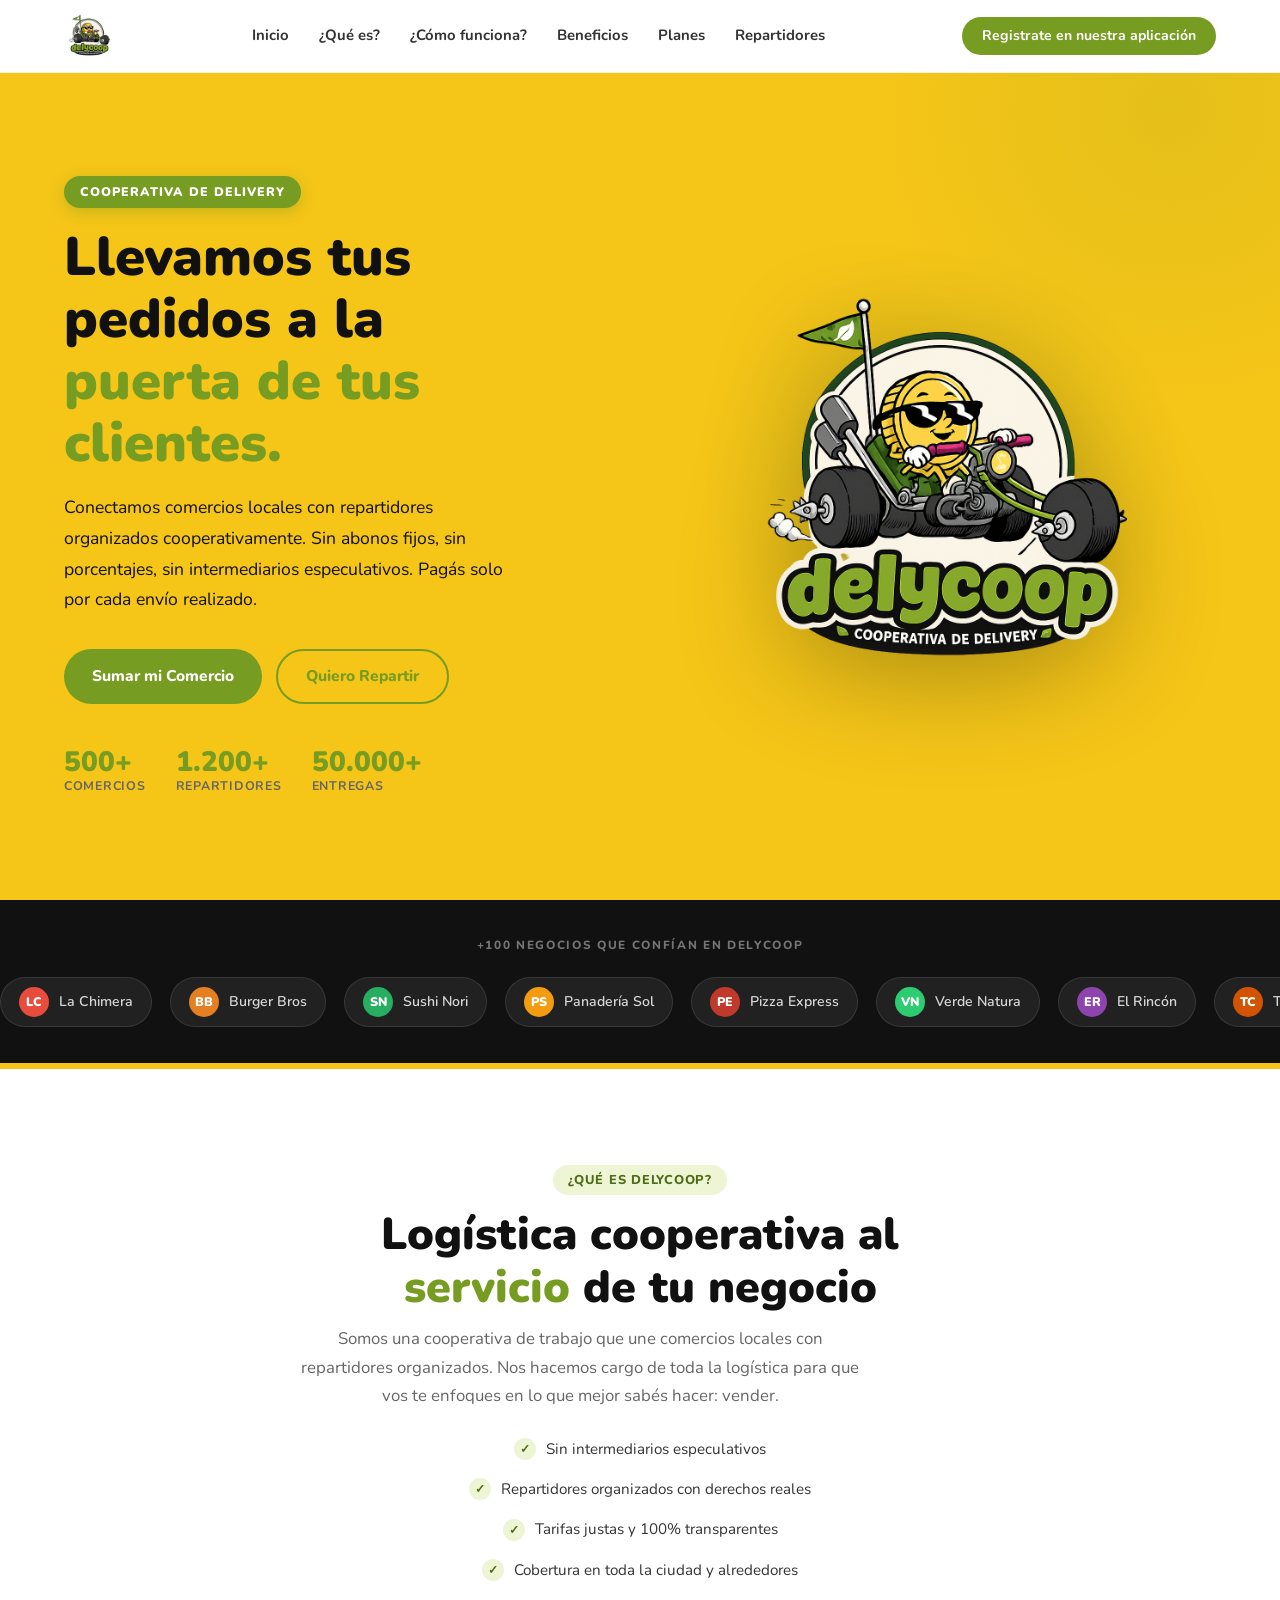
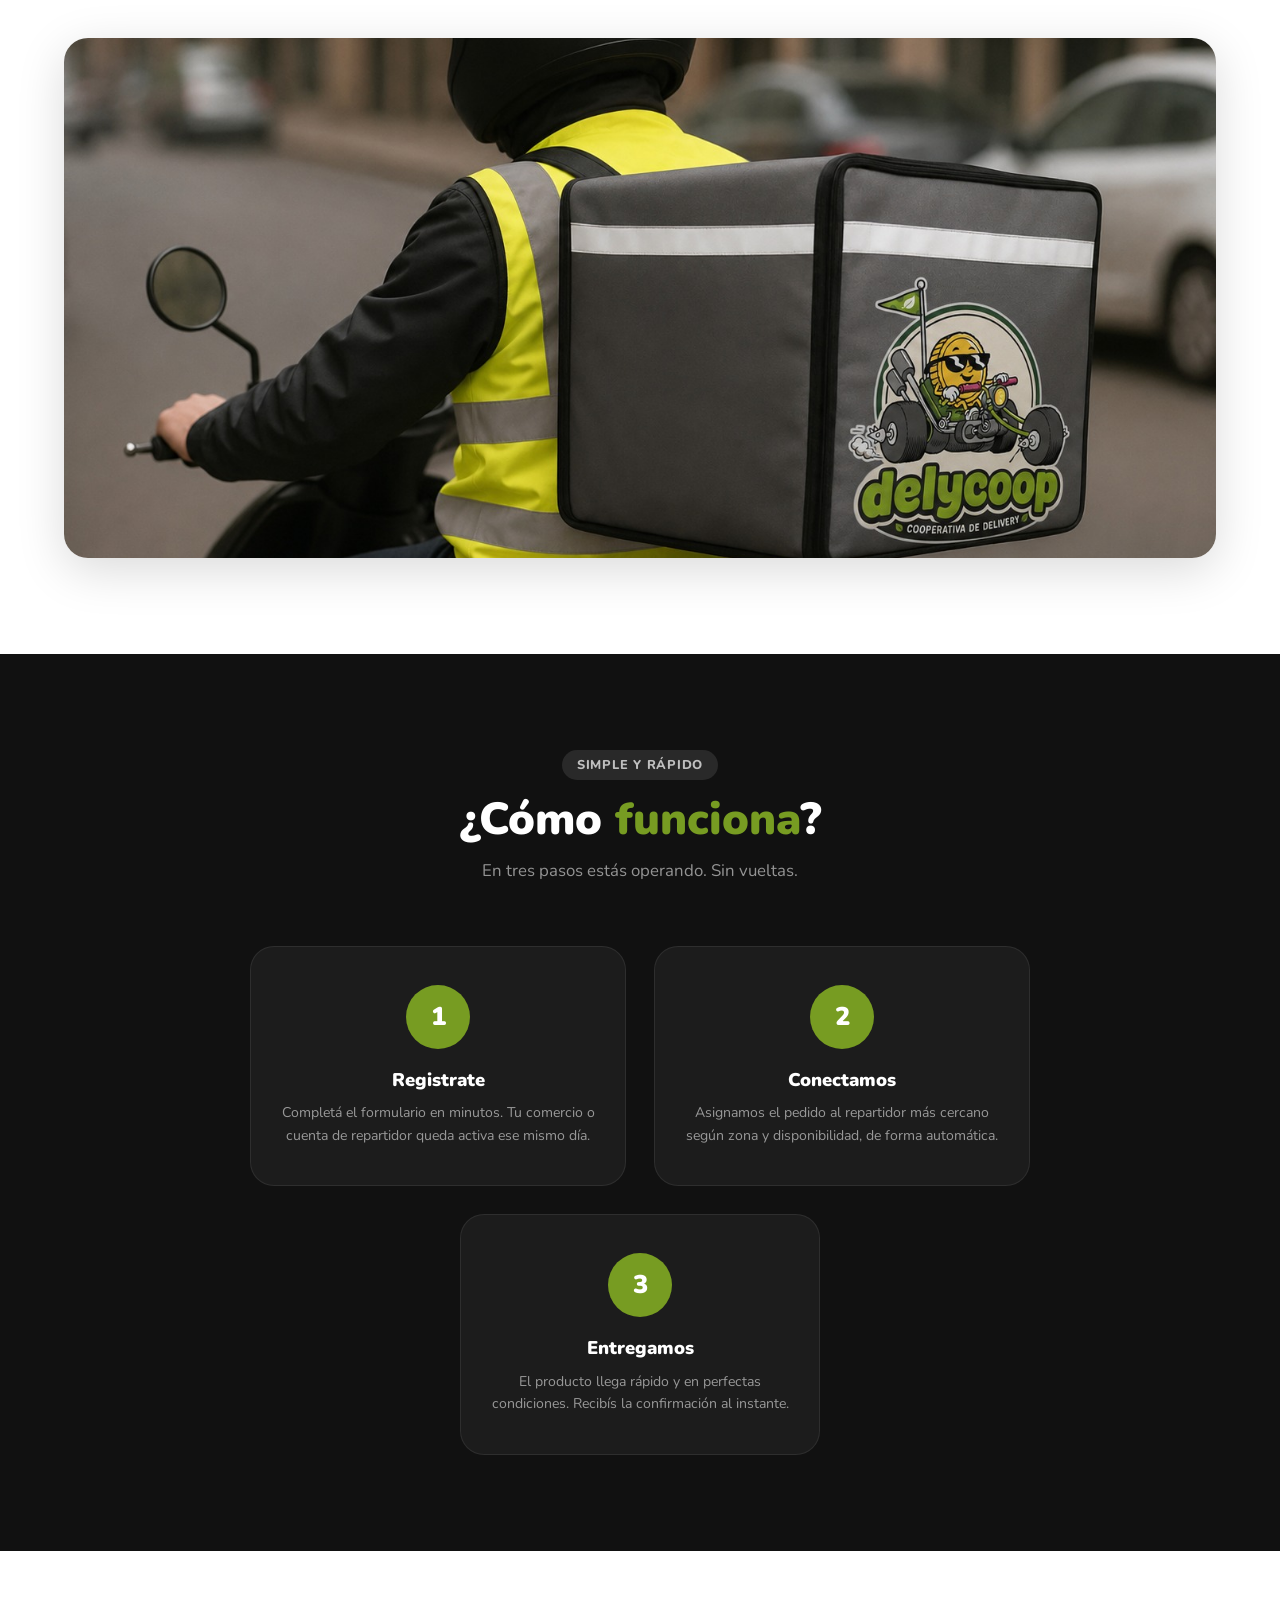
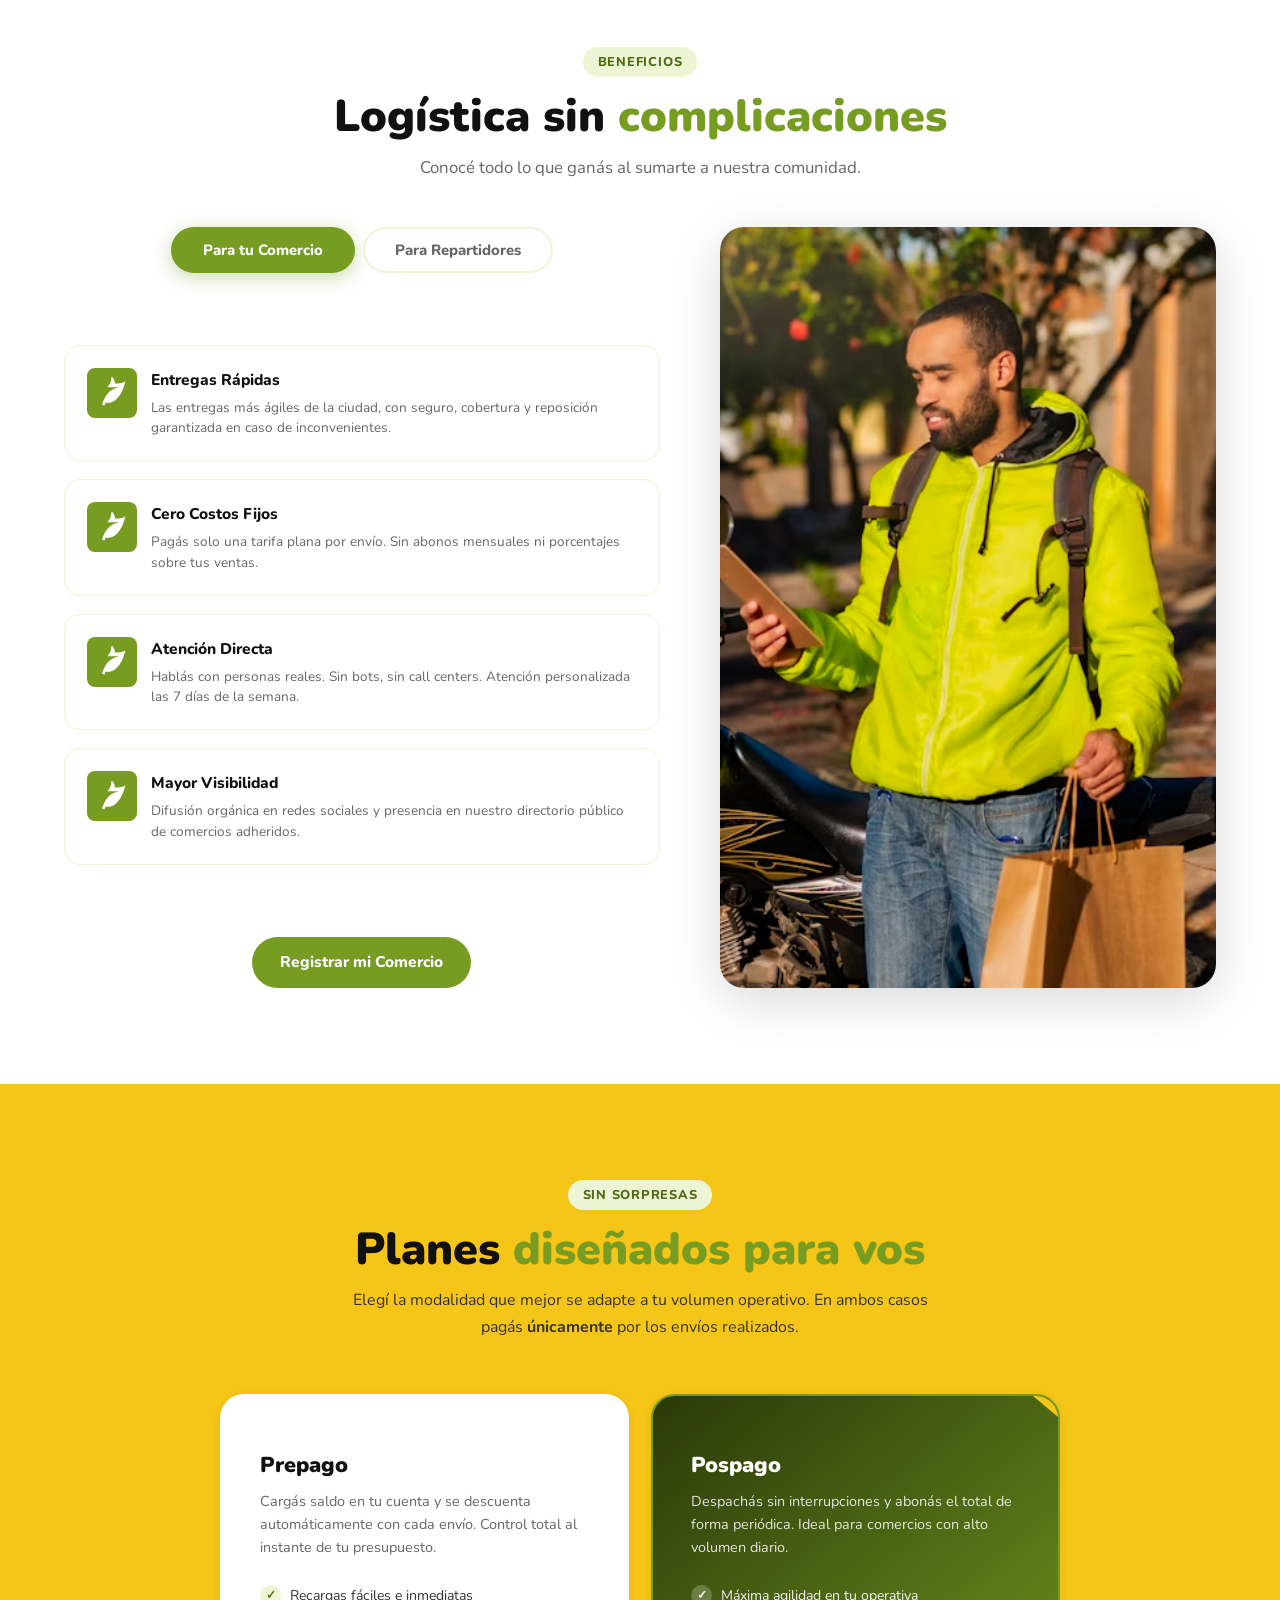
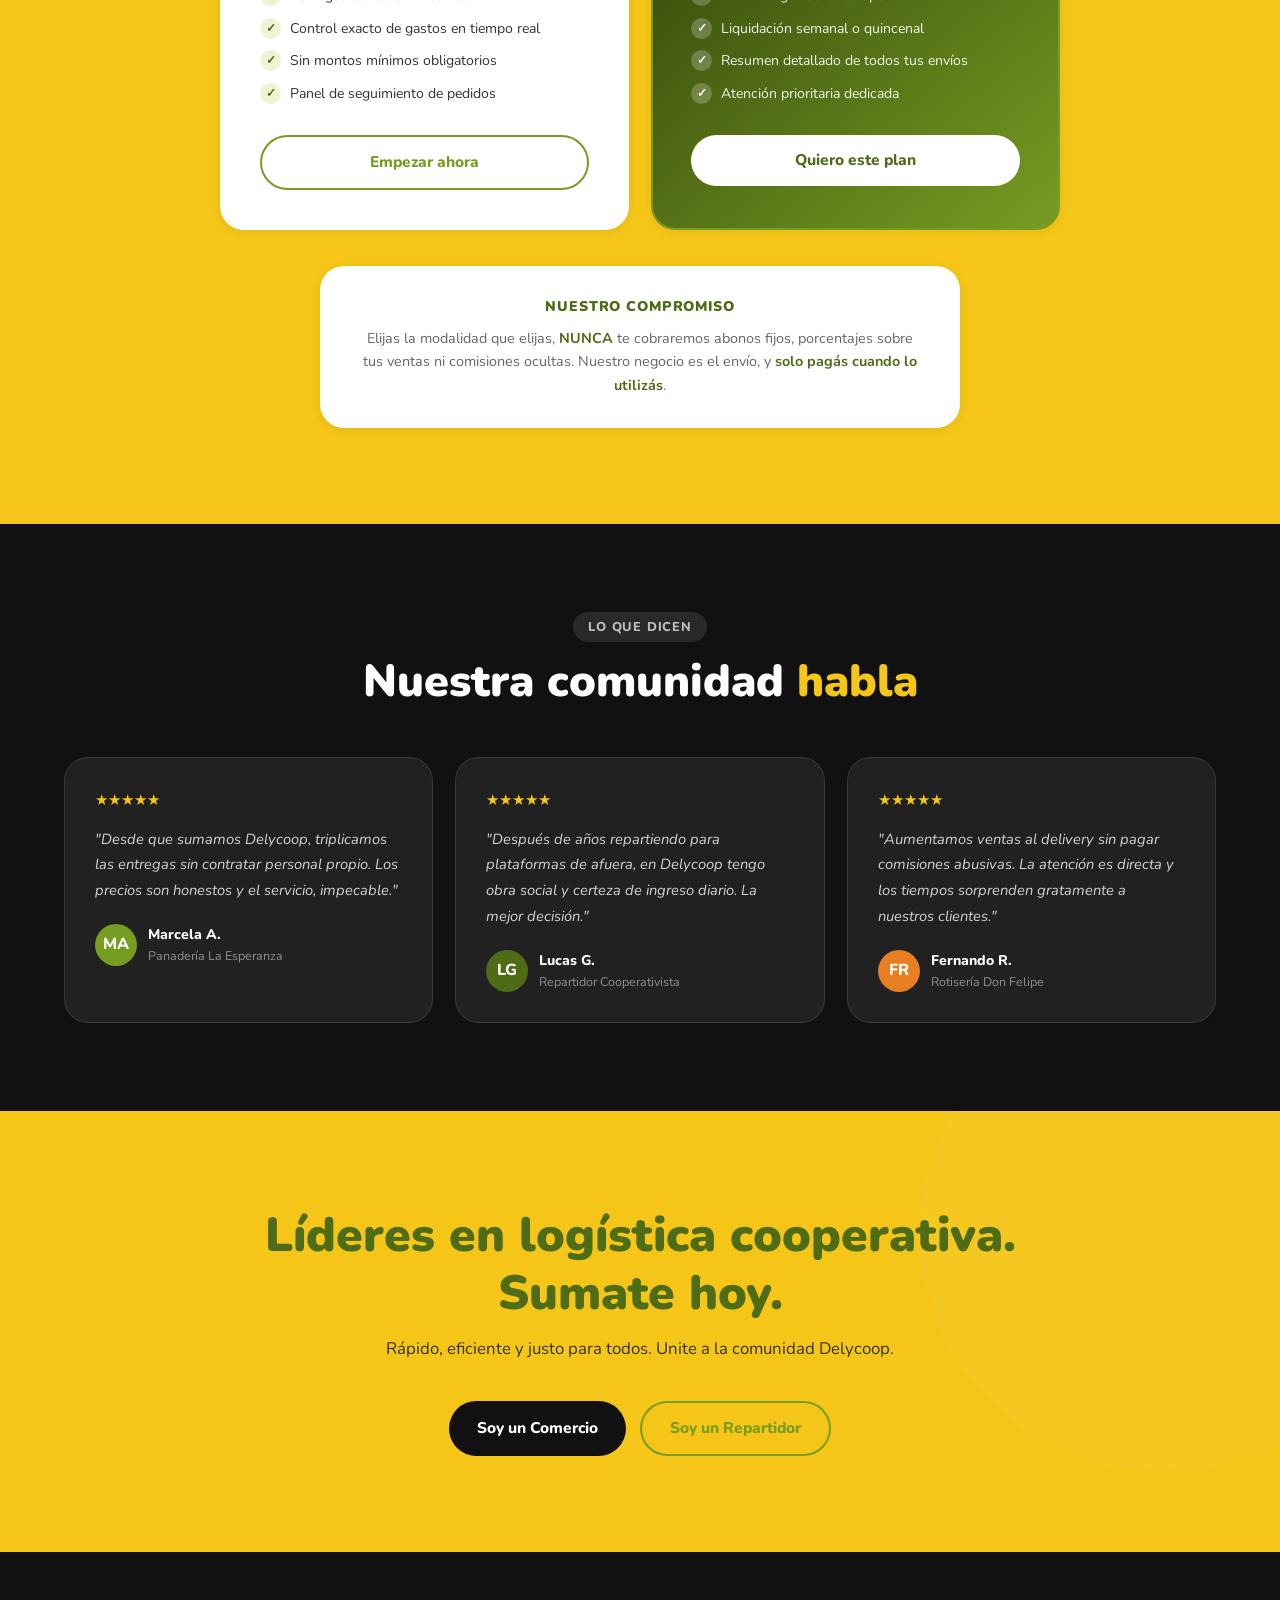
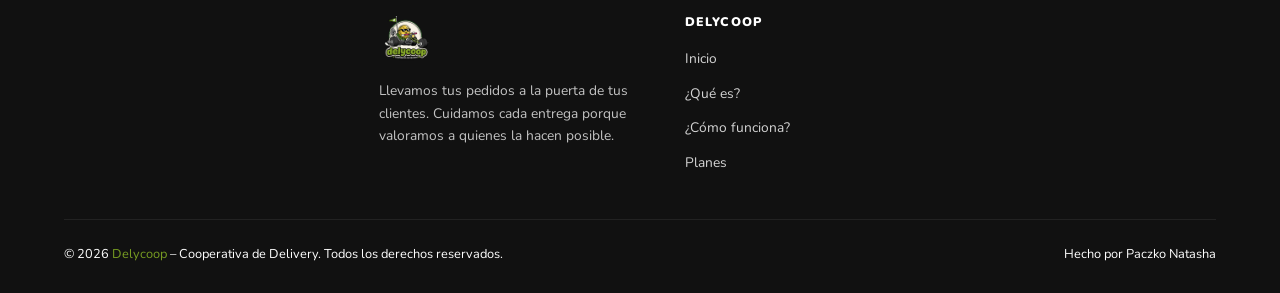
<file: index.html>
﻿<!DOCTYPE html>
<html lang="es">
<head>
  <meta charset="UTF-8" />
  <meta name="viewport" content="width=device-width, initial-scale=1.0" />
  <meta name="description" content="Delycoop – Cooperativa de Delivery. Conectamos comercios locales con repartidores para entregas rápidas, seguras y sin comisiones abusivas." />
  <title>Delycoop – Cooperativa de Delivery</title>
  <link rel="preconnect" href="https://fonts.googleapis.com" />
  <link rel="preconnect" href="https://fonts.gstatic.com" crossorigin />
  <link href="https://fonts.googleapis.com/css2?family=Nunito:wght@400;600;700;800;900&display=swap" rel="stylesheet" />
  <style>
    /* ─────────────────────────────────────────
       Variables & Reset
    ───────────────────────────────────────── */
    :root {
      --g:          #779C22;
      --g-dark:     #4E6B15;
      --g-darker:   #2A3A08;
      --g-light:    #EEF5D4;
      --g-xlight:   #F5FAE8;
      --black:      #111111;
      --gray-d:     #333333;
      --gray-m:     #666666;
      --gray-l:     #f4f4f4;
      --white:      #ffffff;
      --yellow:     #f5c518;
      --sh-sm:      0 2px 10px rgba(0,0,0,.07);
      --sh-md:      0 6px 24px rgba(0,0,0,.11);
      --sh-lg:      0 12px 48px rgba(0,0,0,.15);
      --r-sm: 8px; --r-md: 16px; --r-lg: 24px; --r-xl: 32px;
      --font: 'Nunito', sans-serif;
      --ease: all .3s cubic-bezier(.4,0,.2,1);
    }
    *, *::before, *::after { margin:0; padding:0; box-sizing:border-box; }
    html { scroll-behavior:smooth; font-size:16px; }
    body { font-family:var(--font); color:var(--gray-d); background:var(--white); line-height:1.6; overflow-x:hidden; }
    a { text-decoration:none; color:inherit; }
    ul { list-style:none; }
    img { max-width:100%; height:auto; display:block; }

    /* ─────────────────────────────────────────
       Utilities
    ───────────────────────────────────────── */
    .container { width:100%; max-width:1200px; margin:0 auto; padding:0 24px; }

    .badge-pill {
      display:inline-flex; align-items:center; gap:7px;
      background:var(--g-light); color:var(--g-dark);
      padding:5px 15px; border-radius:100px;
      font-size:.8rem; font-weight:800; text-transform:uppercase; letter-spacing:.06em;
      margin-bottom:14px;
    }

    .sec-title {
      font-size:clamp(1.8rem,4vw,2.8rem);
      font-weight:900; color:var(--black); line-height:1.18;
    }
    .sec-title span { color:var(--g); }
    .sec-sub { font-size:1.05rem; color:var(--gray-m); margin-top:10px; max-width:560px; line-height:1.7; }

    .btn {
      display:inline-flex; align-items:center; gap:8px;
      padding:13px 28px; border-radius:100px;
      font-family:var(--font); font-size:.97rem; font-weight:800;
      cursor:pointer; border:none; transition:var(--ease); white-space:nowrap;
    }
    .btn-primary { background:var(--g); color:#fff; }
    .btn-primary:hover { background:var(--g-dark); transform:translateY(-2px); box-shadow:0 6px 22px rgba(119,156,34,.42); }
    .btn-outline { background:transparent; color:var(--g); border:2px solid var(--g); }
    .btn-outline:hover { background:var(--g-light); transform:translateY(-2px); }
    .btn-white { background:#fff; color:var(--g-dark); font-weight:800; }
    .btn-white:hover { background:var(--g-light); transform:translateY(-2px); }
    .btn-outline-w { background:transparent; color:#fff; border:2px solid rgba(255,255,255,.6); }
    .btn-outline-w:hover { background:rgba(255,255,255,.1); border-color:#fff; transform:translateY(-2px); }
    .btn-dark { background:var(--black); color:#fff; }
    .btn-dark:hover { background:#2d2d2d; transform:translateY(-2px); box-shadow:0 6px 22px rgba(0,0,0,.35); }

    /* reveal */
    .rv, .rv-l, .rv-r {
      opacity:0; transition:opacity .65s ease, transform .65s ease;
    }
    .rv  { transform:translateY(28px); }
    .rv-l{ transform:translateX(-28px); }
    .rv-r{ transform:translateX(28px); }
    .rv.on, .rv-l.on, .rv-r.on { opacity:1; transform:none; }

    /* ─────────────────────────────────────────
       NAVBAR
    ───────────────────────────────────────── */
    .nav {
      position:fixed; top:0; left:0; right:0; z-index:1000;
      background:#fff;
      border-bottom:1px solid rgba(119,156,34,.12);
      transition:var(--ease);
    }
    .nav.scrolled { box-shadow:var(--sh-md); }
    .nav__inner {
      display:flex; align-items:center; justify-content:space-between; height:72px;
    }
    .nav__logo img { height:50px; width:auto; }
    .nav__links { display:flex; align-items:center; gap:30px; }
    .nav__links a {
      font-size:.93rem; font-weight:700; color:var(--gray-d);
      transition:var(--ease); position:relative; padding-bottom:2px;
    }
    .nav__links a::after {
      content:''; position:absolute; bottom:0; left:0; width:0; height:2px;
      background:var(--g); transition:var(--ease);
    }
    .nav__links a:hover { color:var(--g); }
    .nav__links a:hover::after { width:100%; }
    .nav__cta { display:flex; align-items:center; gap:12px; }
    .nav__cta .btn { padding:8px 20px; font-size:.88rem; font-weight:700; }
    .nav__login { font-size:.9rem; font-weight:700; color:var(--gray-d); transition:var(--ease); }
    .nav__login:hover { color:var(--g); }

    /* hamburger */
    .nav__ham {
      display:none; flex-direction:column; gap:5px;
      background:none; border:none; cursor:pointer; padding:4px;
    }
    .nav__ham span {
      display:block; width:26px; height:2.5px;
      background:var(--black); border-radius:10px; transition:var(--ease);
    }
    .nav__ham.open span:nth-child(1){ transform:translateY(7.5px) rotate(45deg); }
    .nav__ham.open span:nth-child(2){ opacity:0; }
    .nav__ham.open span:nth-child(3){ transform:translateY(-7.5px) rotate(-45deg); }

    .nav__mob {
      display:none; flex-direction:column;
      padding:16px 24px 24px; gap:4px;
      border-top:1px solid var(--g-light);
      background:#fff;
    }
    .nav__mob.open { display:flex; }
    .nav__mob a {
      font-size:1rem; font-weight:700; color:var(--gray-d);
      padding:12px 0; border-bottom:1px solid var(--gray-l);
    }
    .nav__mob a.btn {
      border-bottom:none;
      width:100%; display:flex;
      justify-content:center; text-align:center;
      white-space:normal; box-sizing:border-box;
      margin-top:0; color:#fff;
    }
    .nav__mob a.btn-outline { color:var(--g); }
    .nav__sep { height:1px; background:var(--g-light); margin:8px 0 12px; }

    /* ─────────────────────────────────────────
       HERO
    ───────────────────────────────────────── */
    .hero {
      padding-top:72px; min-height:100vh;
      display:flex; align-items:center;
      background:var(--yellow);
      position:relative; overflow:hidden;
    }
    .hero::before {
      content:''; position:absolute; top:-180px; right:-180px;
      width:580px; height:580px;
      background:radial-gradient(circle,rgba(119,156,34,.13) 0%,transparent 70%);
      pointer-events:none;
    }
    .hero__grid {
      display:grid; grid-template-columns:1fr 1fr;
      gap:60px; align-items:center; padding:80px 0;
    }
    .hero__lbl {
      display:inline-flex; align-items:center; gap:8px;
      background:var(--g); color:#fff;
      padding:6px 16px; border-radius:100px;
      font-size:.78rem; font-weight:900; text-transform:uppercase; letter-spacing:.08em;
      margin-bottom:18px; box-shadow:0 4px 14px rgba(119,156,34,.38);
    }
    .hero__h1 {
      font-size:clamp(2rem,5vw,3.4rem); font-weight:900;
      color:var(--black); line-height:1.14; margin-bottom:18px;
    }
    .hero__h1 em { font-style:normal; color:var(--g); }
    .hero__p {
      font-size:1.1rem; color:var(--black); line-height:1.75;
      margin-bottom:34px; max-width:460px;
    }
    .hero__btns { display:flex; gap:14px; flex-wrap:wrap; margin-bottom:44px; }
    .hero__stats { display:flex; gap:30px; flex-wrap:wrap; }
    .hero__stat-n {
      font-size:1.75rem; font-weight:900; color:var(--g); line-height:1;
    }
    .hero__stat-l {
      font-size:.78rem; font-weight:700; color:var(--gray-m);
      text-transform:uppercase; letter-spacing:.06em;
    }

    /* right image */
    .hero__visual {
      display:flex; justify-content:center; align-items:center;
      position:relative; min-height:460px;
    }
    .hero__glow {
      position:absolute;
      width:500px; height:500px;
      background:radial-gradient(circle,rgba(119,156,34,.22) 0%,transparent 68%);
      border-radius:50%;
      animation:glow-pulse 2.8s ease-in-out infinite;
    }
    @keyframes glow-pulse {
      0%,100%{ transform:scale(1);   opacity:.8; }
      50%    { transform:scale(1.1); opacity:1;  }
    }
    .hero__img {
      width:440px; max-width:92%;
      filter:drop-shadow(0 28px 52px rgba(0,0,0,.24));
      animation:kart-enter .9s cubic-bezier(.17,.67,.35,1.3) both,
                kart-drive 3s ease-in-out .9s infinite;
      position:relative; z-index:1;
      transform-origin:center bottom;
    }
    @keyframes kart-enter {
      0%   { opacity:0; transform:translateX(60px) rotate(-300deg) scale(0.6); }
      65%  { opacity:1; transform:translateX(-8px) rotate(10deg)   scale(1.05); }
      82%  {            transform:translateX(3px)  rotate(-3deg)   scale(0.98); }
      100% { opacity:1; transform:translateX(0)    rotate(0deg)    scale(1); }
    }
    @keyframes kart-drive {
      0%   { transform:translateY(0)    rotate(-1.5deg) scale(1);    }
      28%  { transform:translateY(-14px) rotate(1.2deg) scale(1.025); }
      60%  { transform:translateY(-7px)  rotate(-.6deg) scale(1.01);  }
      100% { transform:translateY(0)    rotate(-1.5deg) scale(1);    }
    }
    /* speed lines */
    .hero__speed {
      position:absolute; left:-50px; top:50%;
      transform:translateY(-50%);
      display:flex; flex-direction:column; gap:16px; z-index:0;
    }
    .hero__speed span {
      display:block; height:3px; border-radius:10px;
      background:linear-gradient(90deg,transparent,var(--g));
      opacity:0;
      animation:speed-line 1.5s ease-in-out infinite;
    }
    .hero__speed span:nth-child(1){ width:72px;  animation-delay:0s;    }
    .hero__speed span:nth-child(2){ width:110px; animation-delay:.22s;  }
    .hero__speed span:nth-child(3){ width:55px;  animation-delay:.44s;  }
    .hero__speed span:nth-child(4){ width:95px;  animation-delay:.66s;  }
    .hero__speed span:nth-child(5){ width:65px;  animation-delay:.88s;  }
    @keyframes speed-line {
      0%  { opacity:0; transform:scaleX(0);   transform-origin:right; }
      40% { opacity:.65; transform:scaleX(1); }
      100%{ opacity:0; transform:scaleX(.3); }
    }
    .hero__chip {
      position:absolute; z-index:2;
      background:#fff; border-radius:var(--r-md);
      padding:11px 15px; box-shadow:var(--sh-md);
      display:flex; flex-direction:column; gap:2px;
      font-size:.82rem; font-weight:700;
    }
    .chip-1 { top:48px; right:-16px; animation:chip-float 3.5s ease-in-out infinite; }
    .chip-2 { bottom:56px; left:-16px; animation:chip-float 3.5s ease-in-out infinite .8s; }
    @keyframes chip-float {
      0%,100%{ transform:translateY(0) rotate(-1deg); }
      50%{ transform:translateY(-9px) rotate(1deg); }
    }

    /* ─────────────────────────────────────────
       MARQUEE
    ───────────────────────────────────────── */
    .mq-wrap { background:var(--black); padding:36px 0; overflow:hidden; }
    .mq-label {
      text-align:center; color:rgba(255,255,255,.42);
      font-size:.74rem; font-weight:800; text-transform:uppercase;
      letter-spacing:.14em; margin-bottom:22px;
    }
    .mq-track {
      display:flex; gap:18px; width:max-content;
      animation:marquee 32s linear infinite;
    }
    .mq-track:hover { animation-play-state:paused; }
    @keyframes marquee {
      from{ transform:translateX(0); }
      to  { transform:translateX(-50%); }
    }
    .mq-item {
      display:flex; align-items:center; gap:10px;
      background:rgba(255,255,255,.07);
      border:1px solid rgba(255,255,255,.1);
      border-radius:100px; padding:9px 18px; white-space:nowrap;
    }
    .mq-ico {
      width:30px; height:30px; border-radius:50%;
      display:flex; align-items:center; justify-content:center;
      font-size:.78rem; font-weight:900; color:#fff; flex-shrink:0;
    }
    .mq-name { color:rgba(255,255,255,.82); font-size:.88rem; font-weight:600; }

    /* ─────────────────────────────────────────
       ABOUT
    ───────────────────────────────────────── */
    .about { padding:96px 0; border-top:6px solid var(--yellow); }
    .about__text { max-width:680px; margin:0 auto; text-align:center; }
    .about__text .about__check { justify-content:center; }
    .about__visual { margin-top:52px; }
    .about__img {
      width:100%; border-radius:var(--r-lg);
      object-fit:cover; max-height:520px;
      box-shadow:var(--sh-lg);
    }
    .about__check {
      display:flex; align-items:center; gap:10px;
      font-size:.95rem; color:var(--gray-d); padding:4px 0;
    }
    .about__check::before {
      content:'✓'; width:22px; height:22px; border-radius:50%;
      background:var(--g-light); color:var(--g-dark);
      display:flex; align-items:center; justify-content:center;
      font-size:.75rem; font-weight:900; flex-shrink:0; line-height:22px; text-align:center;
    }
    .about__cards {
      display:grid; grid-template-columns:1fr 1fr; gap:14px;
    }
    .acard {
      background:#fff; border:1.5px solid var(--g-light);
      border-radius:var(--r-md); padding:22px;
      transition:var(--ease);
    }
    .acard:hover { border-color:var(--g); transform:translateY(-4px); box-shadow:var(--sh-md); }
    .acard--full { grid-column:1/-1; background:var(--g); border-color:var(--g); }
    .acard__ico { font-size:1.9rem; margin-bottom:10px; }
    .acard__t { font-size:.97rem; font-weight:800; color:var(--black); margin-bottom:5px; }
    .acard__p { font-size:.85rem; color:var(--gray-m); line-height:1.5; }
    .acard--full .acard__t,
    .acard--full .acard__p { color:#fff; }
    .acard--full .acard__p { color:rgba(255,255,255,.88); }

    /* ─────────────────────────────────────────
       HOW IT WORKS
    ───────────────────────────────────────── */
    .how { padding:96px 0; background:#111; }
    .how .badge-pill { background:rgba(255,255,255,.1); color:rgba(255,255,255,.7); }
    .how .sec-title { color:#fff; }
    .how .sec-sub { color:rgba(255,255,255,.55); }
    .how__hd { text-align:center; margin-bottom:60px; }
    .how__hd .sec-sub { margin:10px auto 0; }
    .how__steps {
      display:grid; grid-template-columns:1fr 1fr;
      gap:28px; max-width:780px; margin:0 auto;
    }
    .how__step:last-child {
      grid-column: 1 / 3;
      max-width:360px; width:100%;
      margin-left:auto; margin-right:auto;
    }
    .how__step {
      background:#1c1c1c; border:1px solid rgba(255,255,255,.08);
      border-radius:var(--r-lg); padding:38px 28px; text-align:center;
      position:relative; z-index:1; transition:var(--ease);
    }
    .how__step:hover { transform:translateY(-8px); border-color:var(--g); box-shadow:0 12px 40px rgba(0,0,0,.5); }
    .how__num {
      width:64px; height:64px; background:var(--g); color:#fff;
      border-radius:50%; display:flex; align-items:center; justify-content:center;
      font-size:1.6rem; font-weight:900; margin:0 auto 16px;
    }
    @keyframes num-pop {
      0%   { transform: scale(0);    opacity: 0; }
      55%  { transform: scale(1.35); opacity: 1; }
      78%  { transform: scale(0.86); }
      100% { transform: scale(1);    opacity: 1; }
    }
    .how__step.on .how__num {
      animation: num-pop .55s cubic-bezier(.36,.07,.19,.97) both;
    }
    .how__step.rv:nth-child(2).on .how__num { animation-delay: .18s; }
    .how__step.rv:nth-child(3).on .how__num { animation-delay: .35s; }
    .how__step-ico { font-size:2rem; margin-bottom:12px; }
    .how__step-t { font-size:1.15rem; font-weight:900; color:#fff; margin-bottom:8px; }
    .how__step-p { font-size:.88rem; color:rgba(255,255,255,.55); line-height:1.6; }

    /* ─────────────────────────────────────────
       BENEFITS
    ───────────────────────────────────────── */
    .bene { padding:96px 0; background:var(--white); }
    .bene__body {
      display:grid; grid-template-columns:1.2fr 1fr;
      gap:60px; align-items:stretch; margin-top:44px;
    }
    .bene__img { order:2; display:flex; }
    .bene__img img {
      width:100%; border-radius:var(--r-lg);
      object-fit:cover; height:100%; min-height:400px;
      box-shadow:var(--sh-lg);
    }
    .bene__content { order:1; display:flex; flex-direction:column; gap:28px; }
    .bene .bpanel.active { grid-template-columns:1fr; }
    .bene__hd { text-align:center; margin-bottom:40px; }
    .bene__hd .sec-sub { margin:10px auto 0; }
    .bene__tabs {
      display:flex; justify-content:center; gap:8px; margin-bottom:44px;
    }
    .btab {
      padding:11px 30px; border-radius:100px;
      font-family:var(--font); font-size:.93rem; font-weight:800;
      cursor:pointer; border:2px solid var(--g-light);
      background:#fff; color:var(--gray-m); transition:var(--ease);
    }
    .btab.active { background:var(--g); border-color:var(--g); color:#fff; box-shadow:0 4px 18px rgba(119,156,34,.38); }
    .btab:hover:not(.active) { border-color:var(--g); color:var(--g); }
    .bpanel { display:none; }
    .bpanel.active {
      display:grid; grid-template-columns:repeat(2,1fr); gap:18px;
    }
    .bcard {
      display:flex; gap:14px;
      background:#fff; border:1.5px solid var(--g-light);
      border-radius:var(--r-md); padding:22px; transition:var(--ease);
    }
    .bcard:hover { border-color:var(--g); box-shadow:var(--sh-md); transform:translateX(4px); }
    .bcard__ico {
      width:50px; height:50px; min-width:50px;
      background: var(--g) url("data:image/svg+xml,<svg xmlns='http://www.w3.org/2000/svg' viewBox='0 0 24 24'><path fill='white' d='M17 8C8 10 5.9 16.17 3.82 21.34L5.71 22l1-2.3A4.49 4.49 0 0 0 8 20C19 20 22 3 22 3c-1 2-8 2-8 2s0-3-3-6c0 0 1 5-3 9z'/></svg>") center/62% no-repeat;
      border-radius:var(--r-sm);
      display:flex; align-items:center; justify-content:center; font-size:1.4rem;
    }
    .bcard__t { font-size:.97rem; font-weight:800; color:var(--black); margin-bottom:5px; }
    .bcard__p { font-size:.85rem; color:var(--gray-m); line-height:1.5; }
    .bene__foot { text-align:center; margin-top:44px; }

    /* ─────────────────────────────────────────
       PLANS
    ───────────────────────────────────────── */
    .plans { padding:96px 0; background:var(--yellow); }
    .plans__hd { text-align:center; margin-bottom:10px; }
    .plans__sub {
      text-align:center; max-width:580px; margin:0 auto 52px;
      font-size:1rem; color:var(--gray-d); line-height:1.7;
    }
    .plans__grid {
      display:grid; grid-template-columns:1fr 1fr;
      gap:22px; max-width:840px; margin:0 auto 36px;
    }
    .pcard {
      background:#fff; border-radius:var(--r-lg);
      padding:38px; border:2px solid transparent;
      box-shadow:var(--sh-sm); transition:var(--ease); position:relative; overflow:hidden;
    }
    .pcard:hover { border-color:var(--g); box-shadow:var(--sh-lg); transform:translateY(-4px); }
    .pcard--feat {
      background:linear-gradient(140deg,var(--g-darker) 0%,var(--g) 100%);
      border-color:var(--g);
    }
    .pcard--feat::after {
      content:'POPULAR';
      position:absolute; top:18px; right:-32px;
      background:var(--yellow); color:var(--black);
      font-size:.7rem; font-weight:900; padding:4px 44px;
      transform:rotate(40deg); transform-origin:right center;
      letter-spacing:.04em;
    }
    .pcard__ico { font-size:2.4rem; margin-bottom:14px; }
    .pcard__t { font-size:1.35rem; font-weight:900; color:var(--black); margin-bottom:8px; }
    .pcard--feat .pcard__t { color:#fff; }
    .pcard__p { font-size:.9rem; color:var(--gray-m); line-height:1.6; margin-bottom:26px; }
    .pcard--feat .pcard__p { color:rgba(255,255,255,.85); }
    .pcard__feats { display:flex; flex-direction:column; gap:10px; margin-bottom:30px; }
    .pcard__feat {
      display:flex; align-items:flex-start; gap:9px;
      font-size:.88rem; color:var(--gray-d);
    }
    .pcard--feat .pcard__feat { color:rgba(255,255,255,.92); }
    .pcard__feat::before {
      content:'✓'; width:21px; height:21px; min-width:21px;
      background:var(--g-light); color:var(--g-dark);
      border-radius:50%; display:flex; align-items:center; justify-content:center;
      font-size:.72rem; font-weight:900; line-height:21px; text-align:center;
    }
    .pcard--feat .pcard__feat::before { background:rgba(255,255,255,.22); color:#fff; }
    .pcard .btn { width:100%; justify-content:center; }
    .plans__commit {
      max-width:640px; margin:0 auto;
      background:#fff; border-radius:var(--r-lg);
      padding:30px 36px; box-shadow:var(--sh-sm); text-align:center;
    }
    .plans__commit-t {
      font-size:.88rem; font-weight:900; color:var(--g-dark);
      text-transform:uppercase; letter-spacing:.06em; margin-bottom:8px;
    }
    .plans__commit p { font-size:.9rem; color:var(--gray-m); line-height:1.65; }
    .plans__commit strong { color:var(--g-dark); }

    /* ─────────────────────────────────────────
       TESTIMONIALS
    ───────────────────────────────────────── */
    .testi { padding:88px 0; background:var(--black); }
    .testi .sec-title { color:#fff; }
    .testi .sec-title span { color:var(--yellow); }
    .testi .sec-sub { color:rgba(255,255,255,.6); }
    .testi .badge-pill { background:rgba(255,255,255,.1); color:rgba(255,255,255,.7); }
    .testi__hd { text-align:center; margin-bottom:48px; }
    .testi__grid { display:grid; grid-template-columns:repeat(3,1fr); gap:22px; }
    .tcard {
      background:rgba(255,255,255,.07); border:1.5px solid rgba(255,255,255,.1);
      border-radius:var(--r-lg); padding:30px; transition:var(--ease);
    }
    .tcard:hover { border-color:var(--yellow); box-shadow:0 8px 30px rgba(0,0,0,.3); transform:translateY(-4px); }
    .tcard__stars { color:var(--yellow); font-size:.95rem; margin-bottom:14px; }
    .tcard__q {
      font-size:.92rem; color:rgba(255,255,255,.8); line-height:1.75;
      margin-bottom:20px; font-style:italic;
    }
    .tcard__auth { display:flex; align-items:center; gap:11px; }
    .tcard__av {
      width:42px; height:42px; border-radius:50%;
      display:flex; align-items:center; justify-content:center;
      font-size:1rem; font-weight:800; color:#fff;
    }
    .tcard__name { font-size:.88rem; font-weight:800; color:#fff; }
    .tcard__role { font-size:.78rem; color:rgba(255,255,255,.5); }

    /* ─────────────────────────────────────────
       CTA FINAL
    ───────────────────────────────────────── */
    .cta-fin {
      padding:96px 0;
      background:var(--yellow);
      position:relative; overflow:hidden;
    }
    .cta-fin::before {
      content:''; position:absolute; top:-120px; right:-120px;
      width:480px; height:480px;
      background:rgba(255,255,255,.04); border-radius:50%;
    }
    .cta-fin__inner { text-align:center; position:relative; z-index:1; }
    .cta-fin__t {
      font-size:clamp(1.8rem,4vw,3rem); font-weight:900;
      color:var(--g-dark); line-height:1.2; margin-bottom:14px;
    }
    .cta-fin__p { font-size:1.05rem; color:var(--gray-d); margin-bottom:38px; }
    .cta-fin__btns { display:flex; gap:14px; justify-content:center; flex-wrap:wrap; }

    /* ─────────────────────────────────────────
       FOOTER
    ───────────────────────────────────────── */
    .footer { background:var(--black); padding:60px 0 28px; color:rgba(255,255,255,.65); }
    .footer__grid {
      display:grid; grid-template-columns:repeat(4,auto);
      justify-content:center; gap:56px; margin-bottom:44px;
    }
    .footer__logo { height:54px; margin-bottom:14px; }
    .footer__desc { font-size:.86rem; line-height:1.65; color:rgba(255,255,255,.75); max-width:250px; }
    .footer__social { display:flex; gap:10px; margin-top:20px; }
    .footer__social a {
      width:38px; height:38px; border-radius:50%;
      background:rgba(255,255,255,.09);
      display:flex; align-items:center; justify-content:center;
      font-size:1rem; transition:var(--ease);
    }
    .footer__social a:hover { background:var(--g); transform:translateY(-2px); }
    .footer__col-t {
      font-size:.78rem; font-weight:900; text-transform:uppercase;
      letter-spacing:.1em; color:#fff; margin-bottom:14px;
    }
    .footer__links { display:flex; flex-direction:column; gap:9px; }
    .footer__links a { font-size:.86rem; color:rgba(255,255,255,.82); transition:var(--ease); }
    .footer__links a:hover { color:var(--g); }
    .footer__bottom {
      border-top:1px solid rgba(255,255,255,.07);
      padding-top:24px;
      display:flex; align-items:center; justify-content:space-between;
      flex-wrap:wrap; gap:10px;
    }
    .footer__bottom p { font-size:.8rem; color:#fff; }
    .footer__bottom span { color:var(--g); }



    /* ─────────────────────────────────────────
       RESPONSIVE
    ───────────────────────────────────────── */
    @media(max-width:1024px){
      .hero__grid { grid-template-columns:1fr; text-align:center; gap:44px; }
      .hero__p { margin-left:auto; margin-right:auto; }
      .hero__btns { justify-content:center; }
      .hero__stats { justify-content:center; }
      .hero__visual { order:-1; justify-content:center; min-height:320px; }
      .hero__img { width:260px; max-width:70vw; }
      .hero__speed { left:-20px; gap:12px; }
      .hero__speed span:nth-child(1){ width:50px; }
      .hero__speed span:nth-child(2){ width:80px; }
      .hero__speed span:nth-child(3){ width:38px; }
      .hero__speed span:nth-child(4){ width:68px; }
      .hero__speed span:nth-child(5){ width:44px; }
      .hero__glow { width:300px; height:300px; }
      .chip-1 { right:0; }
      .chip-2 { left:0; }
      .about__cards { grid-template-columns:1fr 1fr; }
      .footer__grid { grid-template-columns:1fr 1fr; gap:28px; }
      .bene__body { gap:36px; }
    }
    @media(max-width:768px){
      .nav__links, .nav__cta { display:none; }
      .nav__ham { display:flex; }
      .bene__body { grid-template-columns:1fr; }
      .bene__img { order:1; }
      .bene__img img { min-height:260px; height:260px; }
      .bene__content { order:2; }
      .how__row-top { flex-direction:column; align-items:center; }
      .how__row-bot .how__step, .how__step { max-width:100%; }
      .how__steps { grid-template-columns:1fr; }
      .how__step:last-child { grid-column:1; max-width:100%; }
      .how__step { padding:22px 20px; }
      .how__num { width:48px; height:48px; font-size:1.2rem; margin-bottom:10px; }
      .how__step-ico { font-size:1.5rem; margin-bottom:8px; }
      .how__step-t { font-size:1rem; }
      .how__step-p { font-size:.82rem; }
      .bpanel.active { grid-template-columns:1fr; }
      .about__cards { grid-template-columns:1fr; }
      .plans__grid { grid-template-columns:1fr; }
      .testi__grid { grid-template-columns:1fr; }
      .footer__grid { grid-template-columns:1fr; }
      .footer__bottom { flex-direction:column; text-align:center; }
      .cta-fin__btns { flex-direction:column; align-items:center; }
      .hero__visual { min-height:300px; }
      .hero__glow { width:320px; height:320px; }
      .plans__commit { padding:24px 20px; }
    }
    @media(max-width:480px){
      .hero__btns { flex-direction:column; align-items:center; }
      .hero__btns .btn { width:100%; justify-content:center; }
      .chip-1, .chip-2 { display:none; }
      .hero__img { width:220px; }
      .container { padding:0 14px; }
      .hero { padding-top:72px; }
      .hero__grid { padding:52px 0; }
      .about, .how, .bene, .plans, .testi, .cta-fin { padding:64px 0; }
      .sec-title { font-size:clamp(1.5rem,7vw,2.2rem); }
      .plans__commit { padding:20px 16px; }
      .bene__tabs { flex-wrap:wrap; }
      .btab { flex:1 1 auto; text-align:center; }
      .pcard { padding:28px 20px; }
      .footer { padding:48px 0 20px; }
    }
  </style>
</head>
<body>

<!-- ══════════════════════════════════════
     NAVBAR
══════════════════════════════════════ -->
<nav class="nav" id="nav">
  <div class="container">
    <div class="nav__inner">
      <a href="#inicio" class="nav__logo">
        <img src="imagenes/logo-sin-fondo.png" alt="Delycoop – Cooperativa de Delivery" />
      </a>
      <ul class="nav__links">
        <li><a href="#inicio">Inicio</a></li>
        <li><a href="#que-es">¿Qué es?</a></li>
        <li><a href="#como-funciona">¿Cómo funciona?</a></li>
        <li><a href="#beneficios">Beneficios</a></li>
        <li><a href="#planes">Planes</a></li>
        <li><a href="repartidores.html">Repartidores</a></li>
      </ul>
      <div class="nav__cta">
        <a href="https://dely-coop-production.up.railway.app/" target="_blank" rel="noopener noreferrer" class="btn btn-primary">Registrate en nuestra aplicación</a>
      </div>
      <button class="nav__ham" id="ham" aria-label="Menú">
        <span></span><span></span><span></span>
      </button>
    </div>
    <div class="nav__mob" id="mob">
      <a href="#inicio">Inicio</a>
      <a href="#que-es">¿Qué es?</a>
      <a href="#como-funciona">¿Cómo funciona?</a>
      <a href="#beneficios">Beneficios</a>
      <a href="#planes">Planes</a>
      <div class="nav__sep"></div>
      <a href="https://dely-coop-production.up.railway.app/" target="_blank" rel="noopener noreferrer" class="btn btn-primary">Registrate en nuestra aplicación</a>
    </div>
  </div>
</nav>

<!-- ══════════════════════════════════════
     HERO
══════════════════════════════════════ -->
<section class="hero" id="inicio">
  <div class="container">
    <div class="hero__grid">
      <!-- Left -->
      <div class="rv-l">
        <div class="hero__lbl">Cooperativa de Delivery</div>
        <h1 class="hero__h1">
          Llevamos tus pedidos a la<br><em>puerta de tus clientes.</em>
        </h1>
        <p class="hero__p">
          Conectamos comercios locales con repartidores organizados cooperativamente.
          Sin abonos fijos, sin porcentajes, sin intermediarios especulativos.
          Pagás solo por cada envío realizado.
        </p>
        <div class="hero__btns">
          <a href="comercios.html" class="btn btn-primary">Sumar mi Comercio</a>
          <a href="repartidores.html" class="btn btn-outline">Quiero Repartir</a>
        </div>
        <div class="hero__stats">
          <div>
            <div class="hero__stat-n"><span class="ctr" data-target="500">0</span>+</div>
            <div class="hero__stat-l">Comercios</div>
          </div>
          <div>
            <div class="hero__stat-n"><span class="ctr" data-target="1200">0</span>+</div>
            <div class="hero__stat-l">Repartidores</div>
          </div>
          <div>
            <div class="hero__stat-n"><span class="ctr" data-target="50000">0</span>+</div>
            <div class="hero__stat-l">Entregas</div>
          </div>
        </div>
      </div>
      <!-- Right -->
      <div class="hero__visual rv-r">
        <div class="hero__glow"></div>
        <div class="hero__speed">
          <span></span><span></span><span></span><span></span><span></span>
        </div>
        <img src="imagenes/logo-sin-fondo.png" alt="Logo Delycoop" class="hero__img" />
      </div>
    </div>
  </div>
</section>

<!-- ══════════════════════════════════════
     MARQUEE NEGOCIOS
══════════════════════════════════════ -->
<div class="mq-wrap">
  <p class="mq-label">+100 Negocios que confían en Delycoop</p>
  <div style="overflow:hidden;">
    <div class="mq-track" id="mq"></div>
  </div>
</div>

<!-- ══════════════════════════════════════
     ¿QUÉ ES DELYCOOP?
══════════════════════════════════════ -->
<section class="about" id="que-es">
  <div class="container">
    <div class="about__text rv">
      <div class="badge-pill">&#191;Qu&#233; es Delycoop?</div>
      <h2 class="sec-title">Log&#237;stica cooperativa al <span>servicio</span> de tu negocio</h2>
      <p class="sec-sub">
        Somos una cooperativa de trabajo que une comercios locales con repartidores organizados.
        Nos hacemos cargo de toda la log&#237;stica para que vos te enfoques en lo que mejor sab&#233;s hacer: vender.
      </p>
      <div style="margin-top:22px;display:flex;flex-direction:column;gap:8px;">
        <div class="about__check">Sin intermediarios especulativos</div>
        <div class="about__check">Repartidores organizados con derechos reales</div>
        <div class="about__check">Tarifas justas y 100% transparentes</div>
        <div class="about__check">Cobertura en toda la ciudad y alrededores</div>
      </div>
    </div>
    <div class="about__visual rv">
      <img src="imagenes/que-es-delycoop.jpeg" alt="¿Qué es Delycoop?" class="about__img" />
    </div>
  </div>
</section>

<!-- ══════════════════════════════════════
     ¿CÓMO FUNCIONA?
══════════════════════════════════════ -->
<section class="how" id="como-funciona">
  <div class="container">
    <div class="how__hd rv">
      <div class="badge-pill">Simple y rápido</div>
      <h2 class="sec-title">¿Cómo <span>funciona</span>?</h2>
      <p class="sec-sub">En tres pasos estás operando. Sin vueltas.</p>
    </div>
    <div class="how__steps">
      <div class="how__step rv">
        <div class="how__num">1</div>
        <div class="how__step-ico"></div>
        <h3 class="how__step-t">Registrate</h3>
        <p class="how__step-p">Completá el formulario en minutos. Tu comercio o cuenta de repartidor queda activa ese mismo día.</p>
      </div>
      <div class="how__step rv" style="transition-delay:.15s">
        <div class="how__num">2</div>
        <div class="how__step-ico"></div>
        <h3 class="how__step-t">Conectamos</h3>
        <p class="how__step-p">Asignamos el pedido al repartidor más cercano según zona y disponibilidad, de forma automática.</p>
      </div>
      <div class="how__step rv" style="transition-delay:.3s">
        <div class="how__num">3</div>
        <div class="how__step-ico"></div>
        <h3 class="how__step-t">Entregamos</h3>
        <p class="how__step-p">El producto llega rápido y en perfectas condiciones. Recibís la confirmación al instante.</p>
      </div>
    </div>
  </div>
</section>

<!-- ══════════════════════════════════════
     BENEFICIOS
══════════════════════════════════════ -->
<section class="bene" id="beneficios">
  <div class="container">
    <div class="bene__hd rv">
      <div class="badge-pill">Beneficios</div>
      <h2 class="sec-title">Logística sin <span>complicaciones</span></h2>
      <p class="sec-sub" style="margin:10px auto 0;">Conocé todo lo que ganás al sumarte a nuestra comunidad.</p>
    </div>
    <div class="bene__body">
      <div class="bene__img rv-l">
        <img src="imagenes/imagen de repartidor.avif" alt="Repartidor Delycoop" />
      </div>
      <div class="bene__content">
    <div class="bene__tabs">
      <button class="btab active" data-tab="comercio">Para tu Comercio</button>
      <button class="btab" data-tab="repartidor" id="tabRep">Para Repartidores</button>
    </div>

    <!-- Panel Comercio -->
    <div class="bpanel active" id="panel-comercio">
      <div class="bcard rv"><div class="bcard__ico"></div><div><div class="bcard__t">Entregas Rápidas</div><div class="bcard__p">Las entregas más ágiles de la ciudad, con seguro, cobertura y reposición garantizada en caso de inconvenientes.</div></div></div>
      <div class="bcard rv"><div class="bcard__ico"></div><div><div class="bcard__t">Cero Costos Fijos</div><div class="bcard__p">Pagás solo una tarifa plana por envío. Sin abonos mensuales ni porcentajes sobre tus ventas.</div></div></div>
      <div class="bcard rv"><div class="bcard__ico"></div><div><div class="bcard__t">Atención Directa</div><div class="bcard__p">Hablás con personas reales. Sin bots, sin call centers. Atención personalizada las 7 días de la semana.</div></div></div>
      <div class="bcard rv"><div class="bcard__ico"></div><div><div class="bcard__t">Mayor Visibilidad</div><div class="bcard__p">Difusión orgánica en redes sociales y presencia en nuestro directorio público de comercios adheridos.</div></div></div>
    </div>

    <!-- Panel Repartidor -->
    <div class="bpanel" id="panel-repartidor">
      <div class="bcard rv"><div class="bcard__ico"></div><div><div class="bcard__t">Flexibilidad Total</div><div class="bcard__p">Ingresos diarios y liquidados. Elegís cuándo trabajar, por qué zona y cuántas horas por día.</div></div></div>
      <div class="bcard rv"><div class="bcard__ico"></div><div><div class="bcard__t">Cobertura Social</div><div class="bcard__p">Obra social, aportes jubilatorios y seguro de vida a través del Monotributo Social cooperativo.</div></div></div>
      <div class="bcard rv"><div class="bcard__ico"></div><div><div class="bcard__t">Red Cooperativa</div><div class="bcard__p">Espacio físico con WiFi, zona de descanso, gomero móvil y una comunidad de compañeros que te respalda.</div></div></div>
      <div class="bcard rv"><div class="bcard__ico"></div><div><div class="bcard__t">Zonas Claras</div><div class="bcard__p">Rutas organizadas, trato directo con comercios de confianza y sin competencia desleal de algoritmos.</div></div></div>
    </div>

    <div class="bene__foot rv">
      <a href="comercios.html" class="btn btn-primary" id="bene-cta">Registrar mi Comercio</a>
    </div>
  </div>
</section>

<!-- ══════════════════════════════════════
     PLANES
══════════════════════════════════════ -->
<section class="plans" id="planes">
  <div class="container">
    <div class="plans__hd rv">
      <div class="badge-pill">Sin sorpresas</div>
      <h2 class="sec-title">Planes <span>diseñados para vos</span></h2>
    </div>
    <p class="plans__sub rv">
      Elegí la modalidad que mejor se adapte a tu volumen operativo.
      En ambos casos pagás <strong>únicamente</strong> por los envíos realizados.
    </p>
    <div class="plans__grid">
      <div class="pcard rv">
        <div class="pcard__ico"></div>
        <h3 class="pcard__t">Prepago</h3>
        <p class="pcard__p">Cargás saldo en tu cuenta y se descuenta automáticamente con cada envío. Control total al instante de tu presupuesto.</p>
        <ul class="pcard__feats">
          <li class="pcard__feat">Recargas fáciles e inmediatas</li>
          <li class="pcard__feat">Control exacto de gastos en tiempo real</li>
          <li class="pcard__feat">Sin montos mínimos obligatorios</li>
          <li class="pcard__feat">Panel de seguimiento de pedidos</li>
        </ul>
        <a href="comercios.html" class="btn btn-outline">Empezar ahora</a>
      </div>
      <div class="pcard pcard--feat rv" style="transition-delay:.15s">
        <div class="pcard__ico"></div>
        <h3 class="pcard__t">Pospago</h3>
        <p class="pcard__p">Despachás sin interrupciones y abonás el total de forma periódica. Ideal para comercios con alto volumen diario.</p>
        <ul class="pcard__feats">
          <li class="pcard__feat">Máxima agilidad en tu operativa</li>
          <li class="pcard__feat">Liquidación semanal o quincenal</li>
          <li class="pcard__feat">Resumen detallado de todos tus envíos</li>
          <li class="pcard__feat">Atención prioritaria dedicada</li>
        </ul>
        <a href="comercios.html" class="btn btn-white">Quiero este plan</a>
      </div>
    </div>
    <div class="plans__commit rv">
      <div class="plans__commit-t">Nuestro Compromiso</div>
      <p>
        Elijas la modalidad que elijas, <strong>NUNCA</strong> te cobraremos abonos fijos,
        porcentajes sobre tus ventas ni comisiones ocultas.
        Nuestro negocio es el envío, y <strong>solo pagás cuando lo utilizás</strong>.
      </p>
    </div>
  </div>
</section>

<!-- ══════════════════════════════════════
     TESTIMONIOS
══════════════════════════════════════ -->
<section class="testi" id="testimonios">
  <div class="container">
    <div class="testi__hd rv">
      <div class="badge-pill">Lo que dicen</div>
      <h2 class="sec-title">Nuestra comunidad <span>habla</span></h2>
    </div>
    <div class="testi__grid">
      <div class="tcard rv">
        <div class="tcard__stars">★★★★★</div>
        <p class="tcard__q">"Desde que sumamos Delycoop, triplicamos las entregas sin contratar personal propio. Los precios son honestos y el servicio, impecable."</p>
        <div class="tcard__auth">
          <div class="tcard__av" style="background:var(--g);">MA</div>
          <div>
            <div class="tcard__name">Marcela A.</div>
            <div class="tcard__role">Panadería La Esperanza</div>
          </div>
        </div>
      </div>
      <div class="tcard rv" style="transition-delay:.15s">
        <div class="tcard__stars">★★★★★</div>
        <p class="tcard__q">"Después de años repartiendo para plataformas de afuera, en Delycoop tengo obra social y certeza de ingreso diario. La mejor decisión."</p>
        <div class="tcard__auth">
          <div class="tcard__av" style="background:var(--g-dark);">LG</div>
          <div>
            <div class="tcard__name">Lucas G.</div>
            <div class="tcard__role">Repartidor Cooperativista</div>
          </div>
        </div>
      </div>
      <div class="tcard rv" style="transition-delay:.3s">
        <div class="tcard__stars">★★★★★</div>
        <p class="tcard__q">"Aumentamos ventas al delivery sin pagar comisiones abusivas. La atención es directa y los tiempos sorprenden gratamente a nuestros clientes."</p>
        <div class="tcard__auth">
          <div class="tcard__av" style="background:#e67e22;">FR</div>
          <div>
            <div class="tcard__name">Fernando R.</div>
            <div class="tcard__role">Rotisería Don Felipe</div>
          </div>
        </div>
      </div>
    </div>
  </div>
</section>

<!-- ══════════════════════════════════════
     CTA FINAL
══════════════════════════════════════ -->
<section class="cta-fin" id="repartidores">
  <div class="container">
    <div class="cta-fin__inner rv">
      <h2 class="cta-fin__t">Líderes en logística cooperativa.<br>Sumate hoy.</h2>
      <p class="cta-fin__p">Rápido, eficiente y justo para todos. Unite a la comunidad Delycoop.</p>
      <div class="cta-fin__btns">
        <a href="comercios.html" class="btn btn-dark">Soy un Comercio</a>
        <a href="repartidores.html" class="btn btn-outline">Soy un Repartidor</a>
      </div>
    </div>
  </div>
</section>

<!-- ══════════════════════════════════════
     FOOTER
══════════════════════════════════════ -->
<footer class="footer">
  <div class="container">
    <div class="footer__grid">
      <div>
        <img src="imagenes/logo-sin-fondo.png" alt="Delycoop" class="footer__logo" />
        <p class="footer__desc">Llevamos tus pedidos a la puerta de tus clientes. Cuidamos cada entrega porque valoramos a quienes la hacen posible.</p>
        
      </div>
      <div>
        <h4 class="footer__col-t">Delycoop</h4>
        <ul class="footer__links">
          <li><a href="#inicio">Inicio</a></li>
          <li><a href="#que-es">¿Qué es?</a></li>
          <li><a href="#como-funciona">¿Cómo funciona?</a></li>
          <li><a href="#planes">Planes</a></li>
        </ul>
      </div>
    </div>
    <div class="footer__bottom">
      <p>© 2026 <span>Delycoop</span> – Cooperativa de Delivery. Todos los derechos reservados.</p>
      <p>Hecho por Paczko Natasha<span>
    </div>
  </div>
</footer>

<!-- ══════════════════════════════════════
     JAVASCRIPT
══════════════════════════════════════ -->
<script>
  /* ── Navbar scroll shadow ── */
  const nav = document.getElementById('nav');
  window.addEventListener('scroll', () => {
    nav.classList.toggle('scrolled', window.scrollY > 20);
  });

  /* ── Mobile menu ── */
  const ham = document.getElementById('ham');
  const mob = document.getElementById('mob');
  ham.addEventListener('click', () => {
    ham.classList.toggle('open');
    mob.classList.toggle('open');
  });
  mob.querySelectorAll('a').forEach(a => a.addEventListener('click', () => {
    ham.classList.remove('open');
    mob.classList.remove('open');
  }));

  /* ── Smooth scroll for anchor links ── */
  document.querySelectorAll('a[href^="#"]').forEach(a => {
    a.addEventListener('click', e => {
      const href = a.getAttribute('href');
      if (href === '#') return;
      e.preventDefault();
      const el = document.querySelector(href);
      if (el) window.scrollTo({ top: el.getBoundingClientRect().top + window.scrollY - 80, behavior: 'smooth' });
    });
  });

  /* ── Scroll reveal ── */
  const revObs = new IntersectionObserver(entries => {
    entries.forEach(e => { if (e.isIntersecting) e.target.classList.add('on'); });
  }, { threshold: 0.1 });
  document.querySelectorAll('.rv, .rv-l, .rv-r').forEach(el => revObs.observe(el));

  /* ── Counter animation ── */
  const ctrObs = new IntersectionObserver(entries => {
    entries.forEach(e => {
      if (e.isIntersecting && !e.target.dataset.done) {
        e.target.dataset.done = '1';
        const target = +e.target.dataset.target;
        let cur = 0;
        const step = target / 60;
        const t = setInterval(() => {
          cur = Math.min(cur + step, target);
          e.target.textContent = Math.floor(cur).toLocaleString('es-AR');
          if (cur >= target) clearInterval(t);
        }, 1000 / 60);
      }
    });
  }, { threshold: 0.5 });
  document.querySelectorAll('.ctr').forEach(el => ctrObs.observe(el));

  /* ── Benefits tabs ── */
  document.querySelectorAll('.btab').forEach(tab => {
    tab.addEventListener('click', () => {
      document.querySelectorAll('.btab').forEach(t => t.classList.remove('active'));
      tab.classList.add('active');
      const key = tab.dataset.tab;
      document.querySelectorAll('.bpanel').forEach(p => p.classList.remove('active'));
      document.getElementById('panel-' + key).classList.add('active');
      const cta = document.getElementById('bene-cta');
      cta.textContent = key === 'comercio' ? 'Registrar mi Comercio' : 'Quiero Repartir';
    });
  });

  /* ── Marquee – generate items ── */
  const shops = [
    { n:'La Chimera',    c:'#e74c3c', i:'LC' },
    { n:'Burger Bros',   c:'#e67e22', i:'BB' },
    { n:'Sushi Nori',    c:'#27ae60', i:'SN' },
    { n:'Panadería Sol', c:'#f39c12', i:'PS' },
    { n:'Pizza Express', c:'#c0392b', i:'PE' },
    { n:'Verde Natura',  c:'#2ecc71', i:'VN' },
    { n:'El Rincón',     c:'#8e44ad', i:'ER' },
    { n:'Tacos & Co',    c:'#d35400', i:'TC' },
    { n:'Heladería Roma',c:'#2980b9', i:'HR' },
    { n:'Don Felipe',    c:'#c0392b', i:'DF' },
    { n:'Saboré',        c:'#27ae60', i:'SA' },
    { n:'La Casona',     c:'#7f8c8d', i:'LC' },
    { n:'Empanadas MJ',  c:'#e74c3c', i:'EM' },
    { n:'Wok Oriental',  c:'#e67e22', i:'WO' },
    { n:'Café Central',  c:'#795548', i:'CC' },
    { n:'Almacén Bio',   c:'#27ae60', i:'AB' },
  ];
  const mq = document.getElementById('mq');
  [...shops, ...shops].forEach(s => {
    const div = document.createElement('div');
    div.className = 'mq-item';
    div.innerHTML = `<div class="mq-ico" style="background:${s.c}">${s.i}</div><span class="mq-name">${s.n}</span>`;
    mq.appendChild(div);
  });
</script>
</body>
</html>
</file>
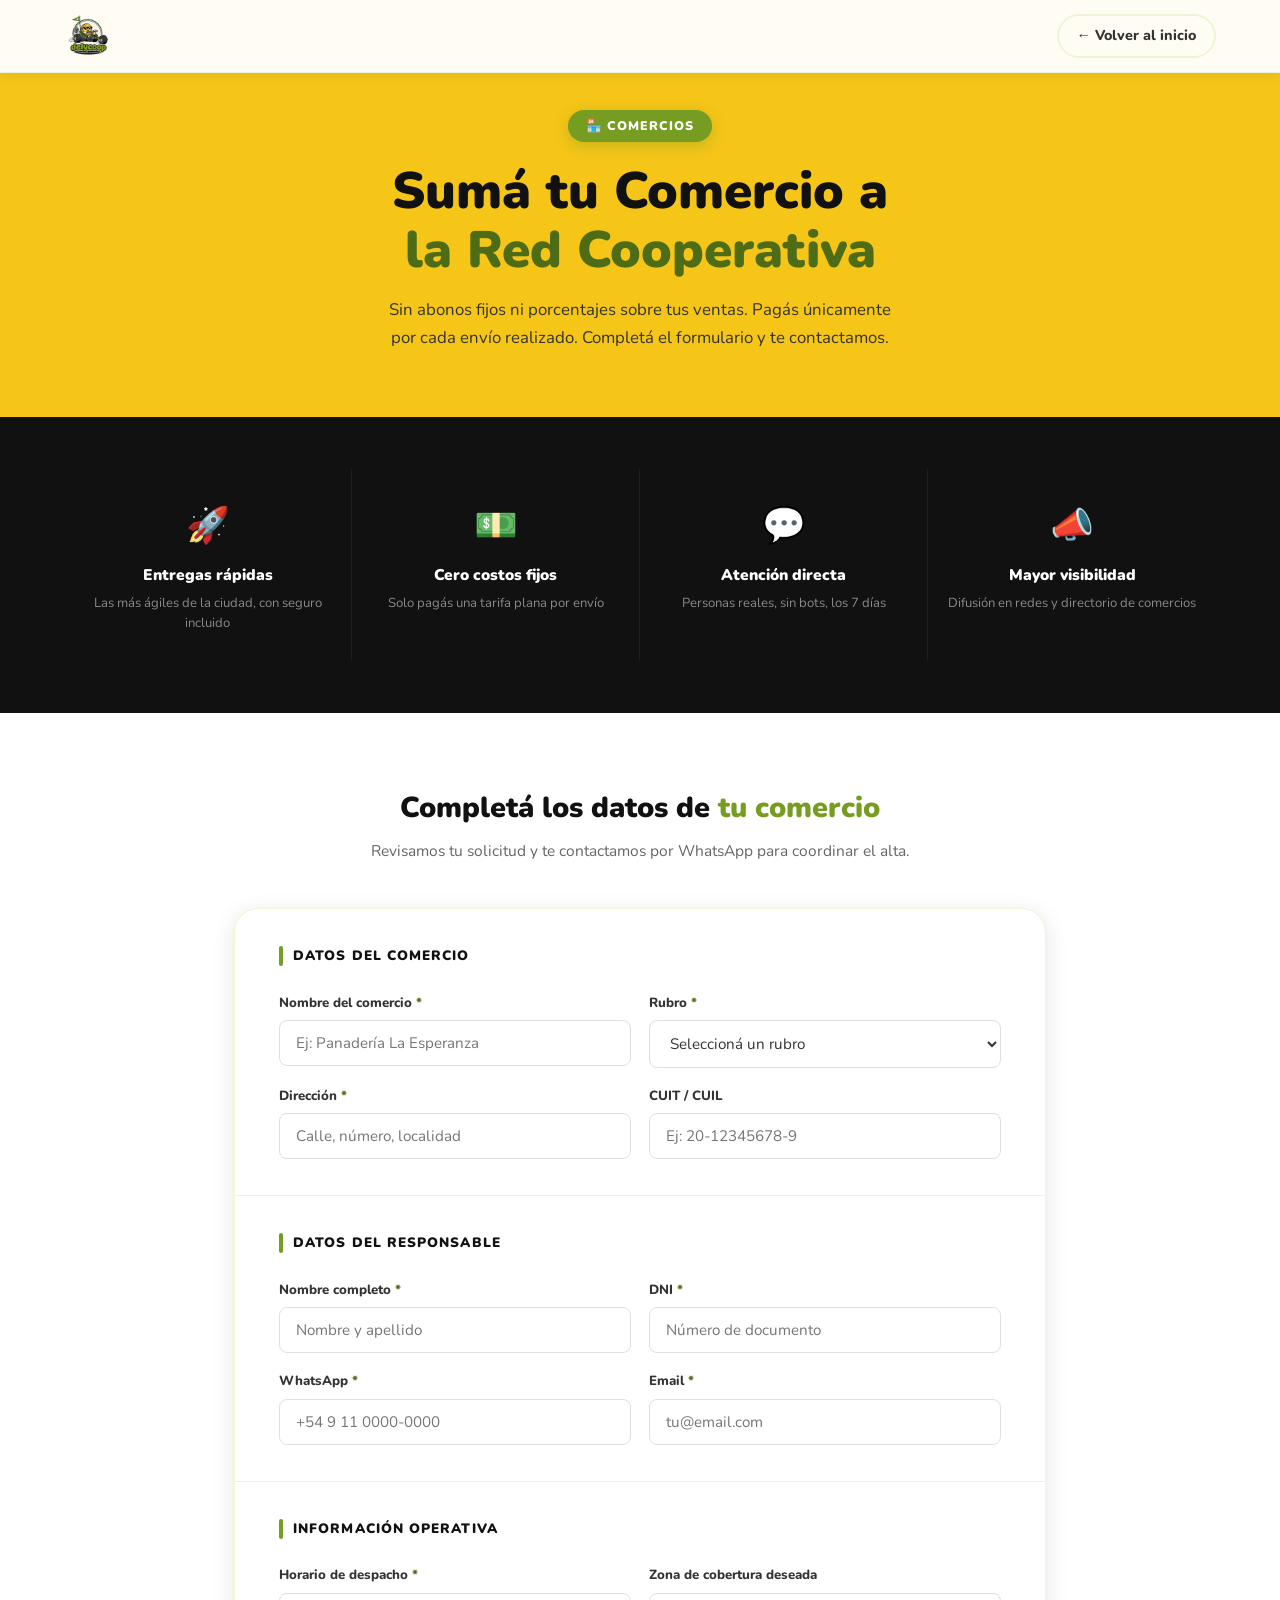
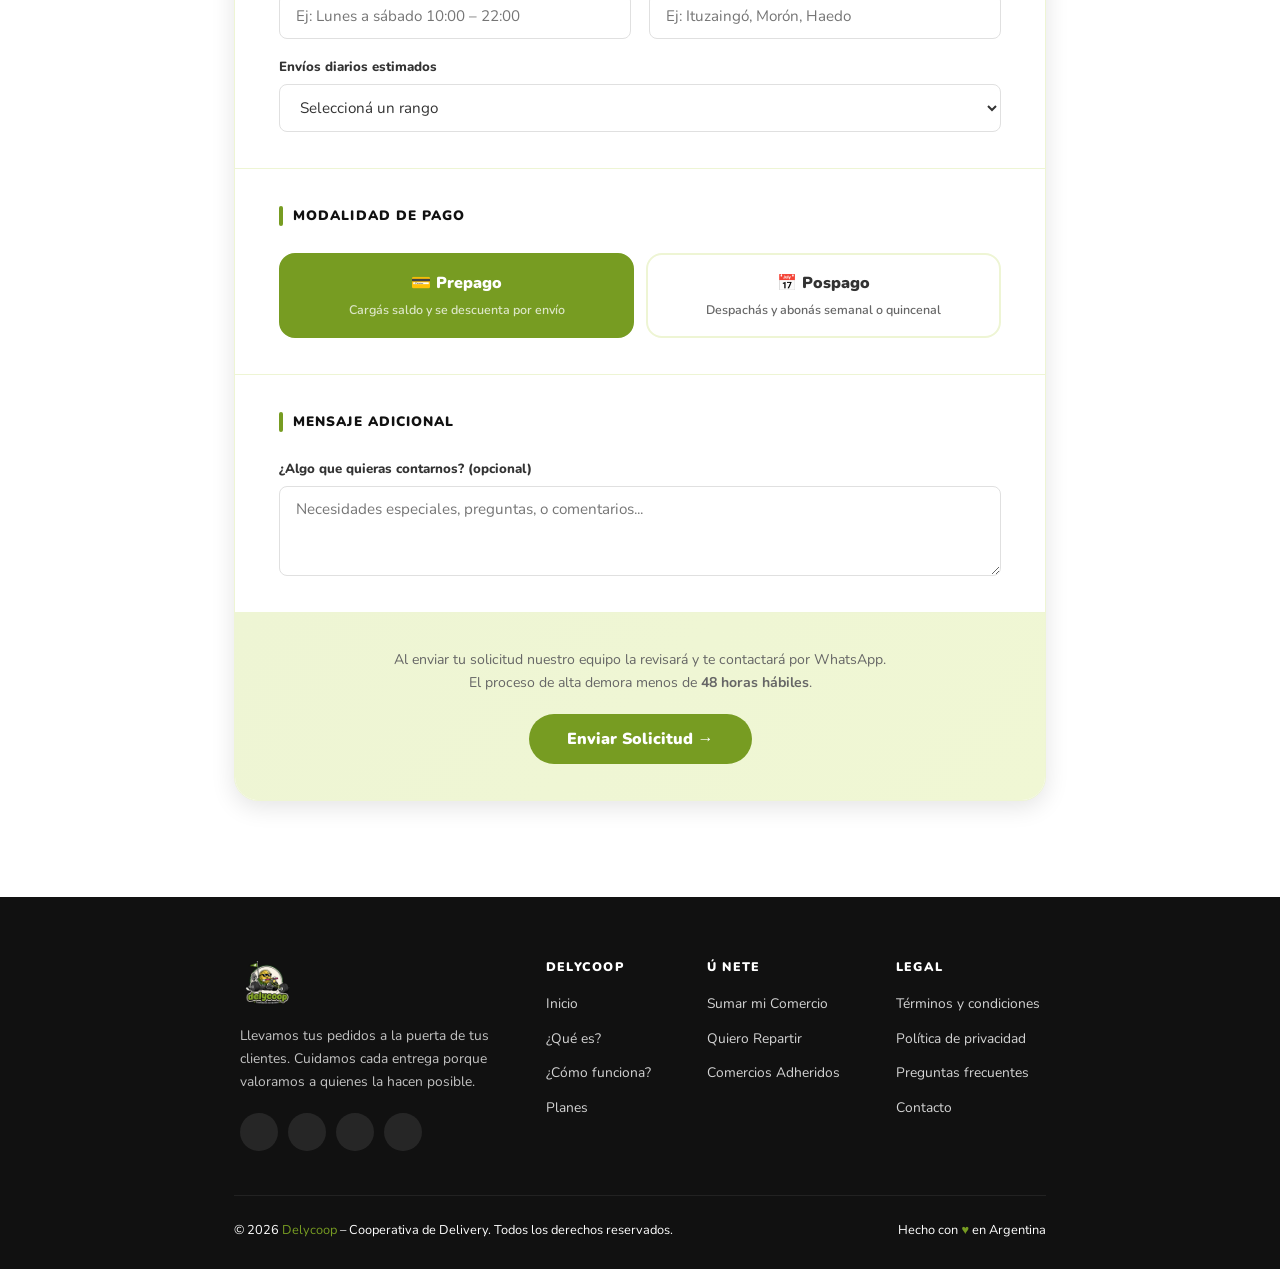
<file: comercios.html>
<!DOCTYPE html>
<html lang="es">
<head>
  <meta charset="UTF-8" />
  <meta name="viewport" content="width=device-width, initial-scale=1.0" />
  <meta name="description" content="Sumá tu comercio a Delycoop. Sin abonos fijos, sin porcentajes. Pagás solo por cada envío realizado." />
  <title>Sumá tu Comercio – Delycoop</title>
  <link rel="preconnect" href="https://fonts.googleapis.com" />
  <link rel="preconnect" href="https://fonts.gstatic.com" crossorigin />
  <link href="https://fonts.googleapis.com/css2?family=Nunito:wght@400;600;700;800;900&display=swap" rel="stylesheet" />
  <style>
    :root {
      --g:        #779C22;
      --g-dark:   #4E6B15;
      --g-darker: #2A3A08;
      --g-light:  #EEF5D4;
      --black:    #111111;
      --gray-d:   #333333;
      --gray-m:   #666666;
      --gray-l:   #f4f4f4;
      --white:    #ffffff;
      --yellow:   #f5c518;
      --font:     'Nunito', sans-serif;
      --ease:     all .3s cubic-bezier(.4,0,.2,1);
      --r-sm: 8px; --r-md: 16px; --r-lg: 24px;
      --sh-sm: 0 2px 10px rgba(0,0,0,.07);
      --sh-md: 0 6px 24px rgba(0,0,0,.11);
    }
    *, *::before, *::after { margin:0; padding:0; box-sizing:border-box; }
    html { scroll-behavior:smooth; }
    body { font-family:var(--font); color:var(--gray-d); background:var(--white); line-height:1.6; overflow-x:hidden; }
    a { text-decoration:none; color:inherit; }
    ul { list-style:none; }
    img { max-width:100%; height:auto; display:block; }
    .container { width:100%; max-width:860px; margin:0 auto; padding:0 24px; }
    .container--wide { max-width:1200px; }

    /* ── NAV ── */
    .nav {
      position:fixed; top:0; left:0; right:0; z-index:1000;
      background:rgba(255,255,255,.95);
      backdrop-filter:blur(14px); -webkit-backdrop-filter:blur(14px);
      border-bottom:1px solid rgba(119,156,34,.12);
      box-shadow:0 2px 12px rgba(0,0,0,.07);
    }
    .nav__inner { display:flex; align-items:center; justify-content:space-between; height:72px; }
    .nav__logo img { height:48px; width:auto; }
    .nav__back {
      display:inline-flex; align-items:center; gap:7px;
      font-size:.9rem; font-weight:800; color:var(--gray-d);
      transition:var(--ease); padding:8px 18px; border-radius:100px;
      border:2px solid var(--g-light);
    }
    .nav__back:hover { color:var(--g); border-color:var(--g); background:var(--g-light); }
    .nav__login {
      font-size:.9rem; font-weight:700; color:var(--gray-d);
      padding:8px 20px; border-radius:100px;
      border:2px solid var(--g-light);
      transition:var(--ease);
    }
    .nav__login:hover { color:var(--g); border-color:var(--g); background:var(--g-light); }

    /* ── HERO ── */
    .hero {
      padding:110px 0 64px;
      background:var(--yellow);
      text-align:center;
    }
    .hero__badge {
      display:inline-flex; align-items:center; gap:8px;
      background:var(--g); color:#fff;
      padding:6px 18px; border-radius:100px;
      font-size:.78rem; font-weight:900; text-transform:uppercase; letter-spacing:.08em;
      margin-bottom:20px; box-shadow:0 4px 14px rgba(119,156,34,.38);
    }
    .hero h1 {
      font-size:clamp(2rem,5vw,3.2rem); font-weight:900;
      color:var(--black); line-height:1.15; margin-bottom:16px;
    }
    .hero h1 em { font-style:normal; color:var(--g-dark); }
    .hero p { font-size:1.05rem; color:var(--gray-d); max-width:520px; margin:0 auto; line-height:1.7; }

    /* ── BENEFITS STRIP ── */
    .strip { background:var(--black); padding:52px 0; }
    .strip__grid { display:grid; grid-template-columns:repeat(4,1fr); gap:0; }
    .sitem {
      text-align:center; padding:28px 18px;
      border-right:1px solid rgba(255,255,255,.06);
    }
    .sitem:last-child { border-right:none; }
    .sitem__ico { font-size:2.2rem; margin-bottom:10px; }
    .sitem__t { font-size:.97rem; font-weight:900; color:#fff; margin-bottom:6px; }
    .sitem__p { font-size:.82rem; color:rgba(255,255,255,.5); line-height:1.5; }

    /* ── FORM SECTION ── */
    .form-sec { padding:72px 0 96px; background:var(--white); }
    .form-intro { text-align:center; margin-bottom:44px; }
    .form-intro h2 { font-size:1.8rem; font-weight:900; color:var(--black); margin-bottom:8px; }
    .form-intro h2 span { color:var(--g); }
    .form-intro p { font-size:.97rem; color:var(--gray-m); }

    .form-wrap {
      background:#fff;
      border:1.5px solid var(--g-light);
      border-radius:var(--r-lg);
      overflow:hidden;
      box-shadow:var(--sh-md);
    }
    .form-block {
      padding:36px 44px;
      border-bottom:1.5px solid var(--g-light);
    }
    .form-block__t {
      font-size:.85rem; font-weight:900; color:var(--black);
      text-transform:uppercase; letter-spacing:.08em;
      margin-bottom:26px;
      display:flex; align-items:center; gap:10px;
    }
    .form-block__t::before {
      content:''; width:4px; height:20px;
      background:var(--g); border-radius:4px; flex-shrink:0;
    }
    .form-row {
      display:grid; grid-template-columns:1fr 1fr;
      gap:18px; margin-bottom:18px;
    }
    .form-row:last-child { margin-bottom:0; }
    .form-row.full { grid-template-columns:1fr; }
    .form-group { display:flex; flex-direction:column; gap:6px; }
    .form-group label { font-size:.83rem; font-weight:800; color:var(--gray-d); }
    .form-group input,
    .form-group select,
    .form-group textarea {
      padding:12px 16px;
      border:1.5px solid #e0e0e0;
      border-radius:var(--r-sm);
      font-family:var(--font); font-size:.95rem; color:var(--gray-d);
      background:#fff; transition:var(--ease); outline:none;
    }
    .form-group textarea { resize:vertical; min-height:90px; }
    .form-group input:focus,
    .form-group select:focus,
    .form-group textarea:focus {
      border-color:var(--g); box-shadow:0 0 0 3px rgba(119,156,34,.12);
    }
    .req { color:var(--g-dark); }

    /* modalidad tabs */
    .modal-tabs { display:flex; gap:12px; }
    .modal-tab {
      flex:1; padding:16px 12px; border-radius:var(--r-md);
      border:2px solid var(--g-light); background:#fff;
      font-family:var(--font); font-size:.92rem; font-weight:800;
      cursor:pointer; transition:var(--ease); text-align:center;
      position:relative;
    }
    .modal-tab input[type="radio"] { position:absolute; opacity:0; width:0; height:0; }
    .modal-tab:has(input:checked) { background:var(--g); border-color:var(--g); color:#fff; }
    .modal-tab:hover:not(:has(input:checked)) { border-color:var(--g); color:var(--g); background:var(--g-light); }
    .modal-tab__t { font-size:1rem; font-weight:900; display:block; margin-bottom:4px; }
    .modal-tab__p { font-size:.78rem; font-weight:600; opacity:.75; display:block; }

    /* submit */
    .form-submit {
      padding:36px 44px;
      background:linear-gradient(135deg, var(--g-light) 0%, #f0f7d4 100%);
      text-align:center;
    }
    .form-submit p { font-size:.88rem; color:var(--gray-m); margin-bottom:20px; line-height:1.6; }

    .btn {
      display:inline-flex; align-items:center; gap:8px;
      padding:14px 38px; border-radius:100px;
      font-family:var(--font); font-size:1rem; font-weight:900;
      cursor:pointer; border:none; transition:var(--ease);
    }
    .btn-primary { background:var(--g); color:#fff; }
    .btn-primary:hover { background:var(--g-dark); transform:translateY(-2px); box-shadow:0 6px 22px rgba(119,156,34,.42); }

    /* ── FOOTER ── */
    .footer { background:var(--black); padding:60px 0 28px; color:rgba(255,255,255,.65); }
    .footer__grid { display:grid; grid-template-columns:repeat(4,auto); justify-content:center; gap:56px; margin-bottom:44px; }
    .footer__logo { height:54px; margin-bottom:14px; display:block; }
    .footer__desc { font-size:.86rem; line-height:1.65; color:rgba(255,255,255,.75); max-width:250px; }
    .footer__social { display:flex; gap:10px; margin-top:20px; }
    .footer__social a {
      width:38px; height:38px; border-radius:50%;
      background:rgba(255,255,255,.09);
      display:flex; align-items:center; justify-content:center;
      font-size:1rem; transition:var(--ease);
    }
    .footer__social a:hover { background:var(--g); transform:translateY(-2px); }
    .footer__col-t { font-size:.78rem; font-weight:900; text-transform:uppercase; letter-spacing:.1em; color:#fff; margin-bottom:14px; }
    .footer__links { display:flex; flex-direction:column; gap:9px; list-style:none; padding:0; margin:0; }
    .footer__links a { font-size:.86rem; color:rgba(255,255,255,.82); transition:var(--ease); }
    .footer__links a:hover { color:var(--g); }
    .footer__bottom { border-top:1px solid rgba(255,255,255,.07); padding-top:24px; display:flex; align-items:center; justify-content:space-between; flex-wrap:wrap; gap:10px; }
    .footer__bottom p { font-size:.8rem; color:#fff; }
    .footer__bottom span { color:var(--g); }

    /* ── RESPONSIVE ── */
    @media(max-width:768px) {
      .strip__grid { grid-template-columns:1fr 1fr; }
      .sitem { border-right:none; border-bottom:1px solid rgba(255,255,255,.06); }
      .form-row { grid-template-columns:1fr; }
      .form-block { padding:24px 20px; }
      .form-submit { padding:24px 20px; }
      .modal-tabs { flex-direction:column; }
      .footer__grid { grid-template-columns:1fr 1fr; gap:28px; }
    }
    @media(max-width:600px) {
      .footer__grid { grid-template-columns:1fr; }
      .footer__bottom { flex-direction:column; text-align:center; }
    }
    @media(max-width:480px) {
      .strip__grid { grid-template-columns:1fr; }
      .hero { padding:90px 0 44px; }
      .form-intro h2 { font-size:1.4rem; }
    }
  </style>
</head>
<body>

<!-- NAV -->
<nav class="nav">
  <div class="container container--wide">
    <div class="nav__inner">
      <a href="index.html" class="nav__logo">
        <img src="imagenes/logo-sin-fondo.png" alt="Delycoop" />
      </a>
      <a href="index.html" class="nav__back">← Volver al inicio</a>
    </div>
  </div>
</nav>

<!-- HERO -->
<section class="hero">
  <div class="container">
    <div class="hero__badge">🏪 Comercios</div>
    <h1>Sumá tu Comercio a<br><em>la Red Cooperativa</em></h1>
    <p>Sin abonos fijos ni porcentajes sobre tus ventas. Pagás únicamente por cada envío realizado. Completá el formulario y te contactamos.</p>
  </div>
</section>

<!-- BENEFITS STRIP -->
<div class="strip">
  <div class="container container--wide">
    <div class="strip__grid">
      <div class="sitem">
        <div class="sitem__ico">🚀</div>
        <div class="sitem__t">Entregas rápidas</div>
        <div class="sitem__p">Las más ágiles de la ciudad, con seguro incluido</div>
      </div>
      <div class="sitem">
        <div class="sitem__ico">💵</div>
        <div class="sitem__t">Cero costos fijos</div>
        <div class="sitem__p">Solo pagás una tarifa plana por envío</div>
      </div>
      <div class="sitem">
        <div class="sitem__ico">💬</div>
        <div class="sitem__t">Atención directa</div>
        <div class="sitem__p">Personas reales, sin bots, los 7 días</div>
      </div>
      <div class="sitem">
        <div class="sitem__ico">📣</div>
        <div class="sitem__t">Mayor visibilidad</div>
        <div class="sitem__p">Difusión en redes y directorio de comercios</div>
      </div>
    </div>
  </div>
</div>

<!-- FORM -->
<section class="form-sec">
  <div class="container">
    <div class="form-intro">
      <h2>Completá los datos de <span>tu comercio</span></h2>
      <p>Revisamos tu solicitud y te contactamos por WhatsApp para coordinar el alta.</p>
    </div>

    <form class="form-wrap" action="#" method="post">

      <!-- Datos del comercio -->
      <div class="form-block">
        <div class="form-block__t">Datos del Comercio</div>
        <div class="form-row">
          <div class="form-group">
            <label>Nombre del comercio <span class="req">*</span></label>
            <input type="text" name="nombre_comercio" placeholder="Ej: Panadería La Esperanza" required />
          </div>
          <div class="form-group">
            <label>Rubro <span class="req">*</span></label>
            <select name="rubro" required>
              <option value="" disabled selected>Seleccioná un rubro</option>
              <option>Panadería / Pastelería</option>
              <option>Pizzería / Rotisería</option>
              <option>Hamburguesería</option>
              <option>Sushi / Cocina oriental</option>
              <option>Heladería</option>
              <option>Almacén / Minimarket</option>
              <option>Farmacia</option>
              <option>Indumentaria</option>
              <option>Electrónica</option>
              <option>Otro</option>
            </select>
          </div>
        </div>
        <div class="form-row">
          <div class="form-group">
            <label>Dirección <span class="req">*</span></label>
            <input type="text" name="direccion" placeholder="Calle, número, localidad" required />
          </div>
          <div class="form-group">
            <label>CUIT / CUIL</label>
            <input type="text" name="cuit" placeholder="Ej: 20-12345678-9" />
          </div>
        </div>
      </div>

      <!-- Datos del responsable -->
      <div class="form-block">
        <div class="form-block__t">Datos del Responsable</div>
        <div class="form-row">
          <div class="form-group">
            <label>Nombre completo <span class="req">*</span></label>
            <input type="text" name="nombre" placeholder="Nombre y apellido" required />
          </div>
          <div class="form-group">
            <label>DNI <span class="req">*</span></label>
            <input type="text" name="dni" placeholder="Número de documento" required />
          </div>
        </div>
        <div class="form-row">
          <div class="form-group">
            <label>WhatsApp <span class="req">*</span></label>
            <input type="tel" name="whatsapp" placeholder="+54 9 11 0000-0000" required />
          </div>
          <div class="form-group">
            <label>Email <span class="req">*</span></label>
            <input type="email" name="email" placeholder="tu@email.com" required />
          </div>
        </div>
      </div>

      <!-- Operativa -->
      <div class="form-block">
        <div class="form-block__t">Información Operativa</div>
        <div class="form-row">
          <div class="form-group">
            <label>Horario de despacho <span class="req">*</span></label>
            <input type="text" name="horario" placeholder="Ej: Lunes a sábado 10:00 – 22:00" required />
          </div>
          <div class="form-group">
            <label>Zona de cobertura deseada</label>
            <input type="text" name="zona" placeholder="Ej: Ituzaingó, Morón, Haedo" />
          </div>
        </div>
        <div class="form-row full">
          <div class="form-group">
            <label>Envíos diarios estimados</label>
            <select name="volumen">
              <option value="" disabled selected>Seleccioná un rango</option>
              <option>Menos de 10</option>
              <option>10 a 30</option>
              <option>30 a 60</option>
              <option>Más de 60</option>
            </select>
          </div>
        </div>
      </div>

      <!-- Modalidad -->
      <div class="form-block">
        <div class="form-block__t">Modalidad de Pago</div>
        <div class="modal-tabs">
          <label class="modal-tab">
            <input type="radio" name="modalidad" value="prepago" checked />
            <span class="modal-tab__t">💳 Prepago</span>
            <span class="modal-tab__p">Cargás saldo y se descuenta por envío</span>
          </label>
          <label class="modal-tab">
            <input type="radio" name="modalidad" value="pospago" />
            <span class="modal-tab__t">📅 Pospago</span>
            <span class="modal-tab__p">Despachás y abonás semanal o quincenal</span>
          </label>
        </div>
      </div>

      <!-- Mensaje opcional -->
      <div class="form-block">
        <div class="form-block__t">Mensaje Adicional</div>
        <div class="form-row full">
          <div class="form-group">
            <label>¿Algo que quieras contarnos? (opcional)</label>
            <textarea name="mensaje" placeholder="Necesidades especiales, preguntas, o comentarios..."></textarea>
          </div>
        </div>
      </div>

      <!-- Submit -->
      <div class="form-submit">
        <p>Al enviar tu solicitud nuestro equipo la revisará y te contactará por WhatsApp.<br>El proceso de alta demora menos de <strong>48 horas hábiles</strong>.</p>
        <button type="submit" class="btn btn-primary">Enviar Solicitud →</button>
      </div>

    </form>
  </div>
</section>

<!-- FOOTER -->
<footer class="footer">
  <div class="container">
    <div class="footer__grid">
      <div>
        <img src="imagenes/logo-sin-fondo.png" alt="Delycoop" class="footer__logo" />
        <p class="footer__desc">Llevamos tus pedidos a la puerta de tus clientes. Cuidamos cada entrega porque valoramos a quienes la hacen posible.</p>
        <div class="footer__social">
          <a href="#" aria-label="Facebook"></a>
          <a href="#" aria-label="Instagram"></a>
          <a href="#" aria-label="WhatsApp"></a>
          <a href="#" aria-label="TikTok"></a>
        </div>
      </div>
      <div>
        <h4 class="footer__col-t">Delycoop</h4>
        <ul class="footer__links">
          <li><a href="index.html#inicio">Inicio</a></li>
          <li><a href="index.html#que-es">¿Qué es?</a></li>
          <li><a href="index.html#como-funciona">¿Cómo funciona?</a></li>
          <li><a href="index.html#planes">Planes</a></li>
        </ul>
      </div>
      <div>
        <h4 class="footer__col-t">Ú nete</h4>
        <ul class="footer__links">
          <li><a href="comercios.html">Sumar mi Comercio</a></li>
          <li><a href="repartidores.html">Quiero Repartir</a></li>
          <li><a href="#">Comercios Adheridos</a></li>
        </ul>
      </div>
      <div>
        <h4 class="footer__col-t">Legal</h4>
        <ul class="footer__links">
          <li><a href="#">Términos y condiciones</a></li>
          <li><a href="#">Política de privacidad</a></li>
          <li><a href="#">Preguntas frecuentes</a></li>
          <li><a href="#">Contacto</a></li>
        </ul>
      </div>
    </div>
    <div class="footer__bottom">
      <p>© 2026 <span>Delycoop</span> – Cooperativa de Delivery. Todos los derechos reservados.</p>
      <p>Hecho con <span>♥</span> en Argentina</p>
    </div>
  </div>
</footer>

</body>
</html>
</file>
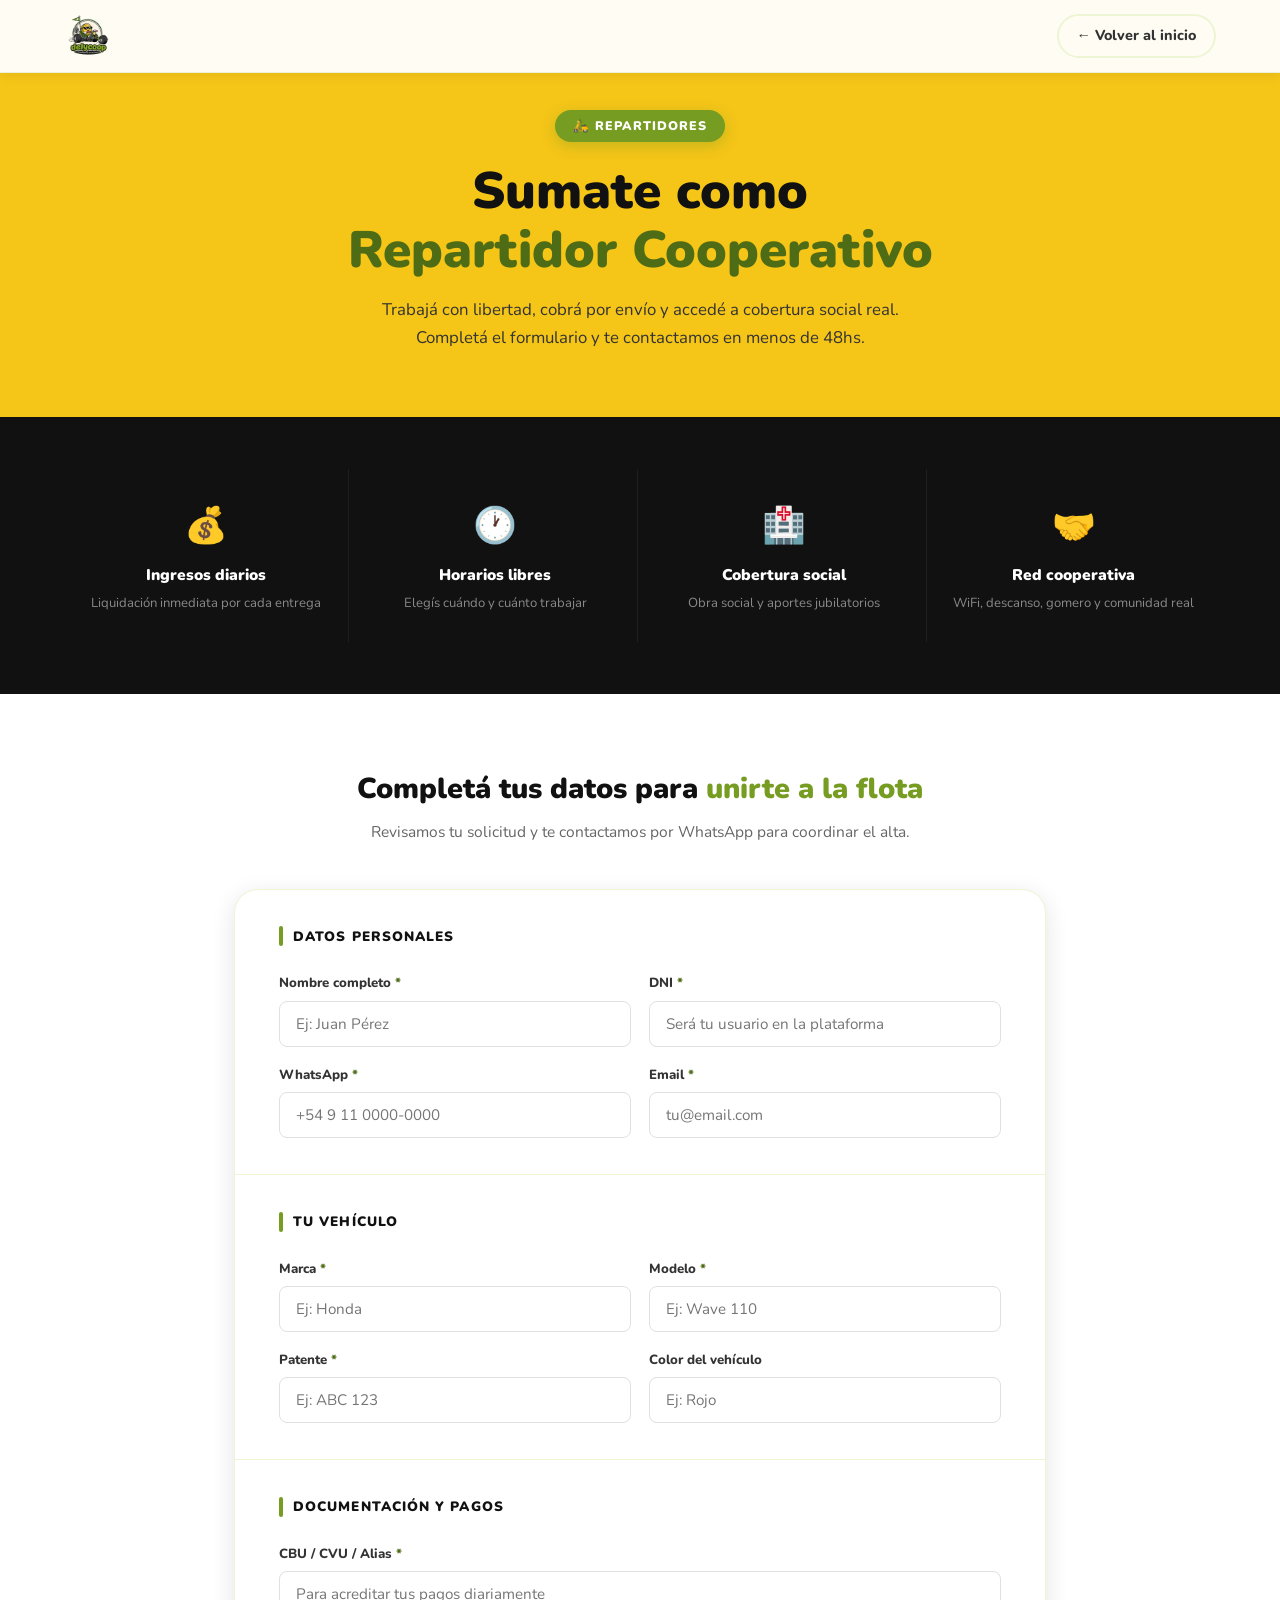
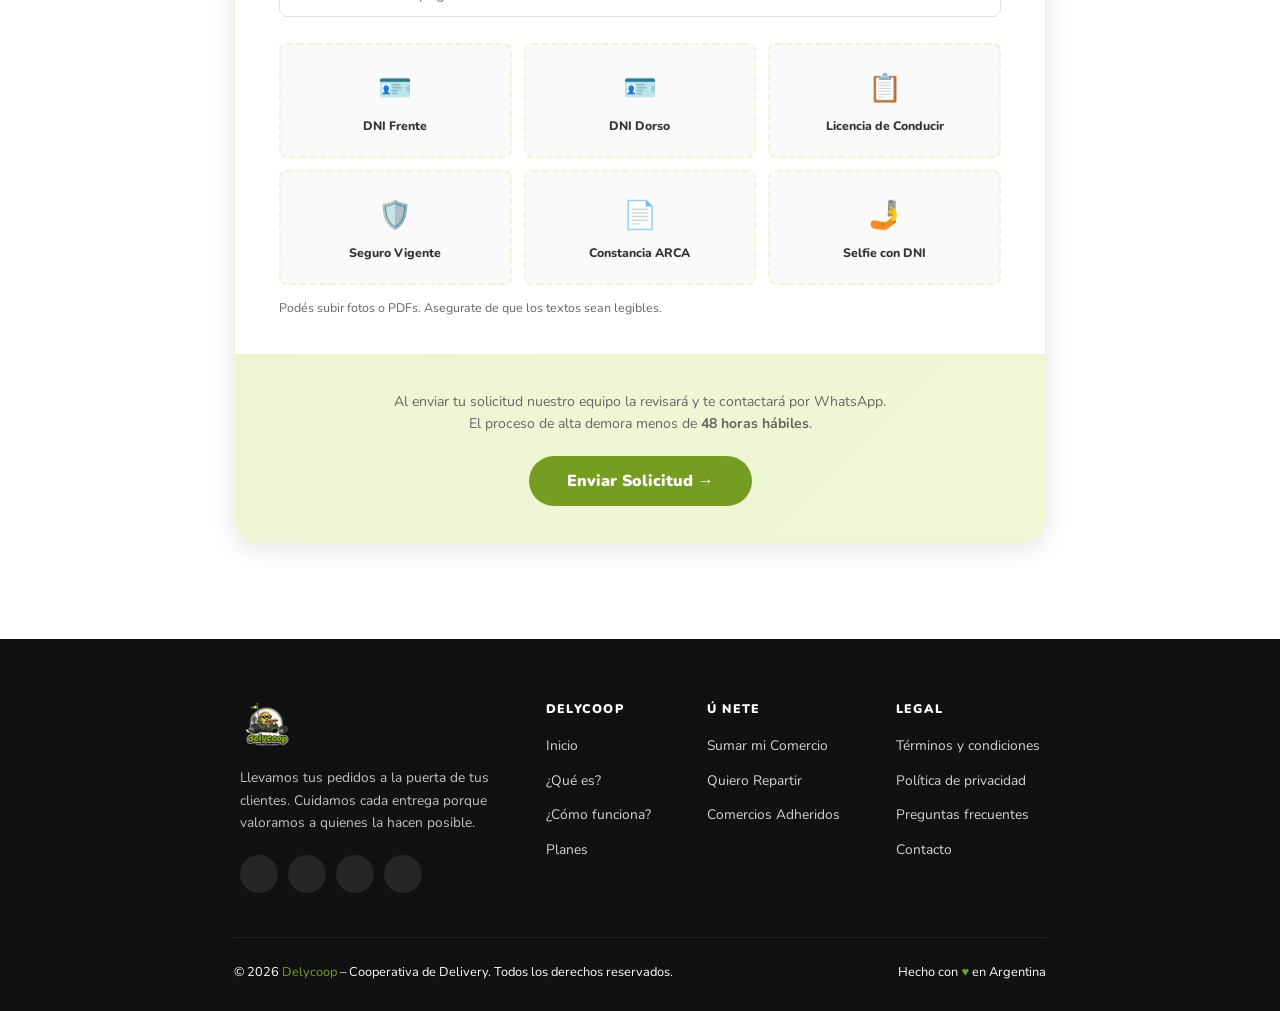
<file: repartidores.html>
<!DOCTYPE html>
<html lang="es">
<head>
  <meta charset="UTF-8" />
  <meta name="viewport" content="width=device-width, initial-scale=1.0" />
  <meta name="description" content="Sumate como repartidor cooperativo en Delycoop. Trabajá con libertad, ingresos diarios y cobertura social real." />
  <title>Sumate como Repartidor – Delycoop</title>
  <link rel="preconnect" href="https://fonts.googleapis.com" />
  <link rel="preconnect" href="https://fonts.gstatic.com" crossorigin />
  <link href="https://fonts.googleapis.com/css2?family=Nunito:wght@400;600;700;800;900&display=swap" rel="stylesheet" />
  <style>
    :root {
      --g:        #779C22;
      --g-dark:   #4E6B15;
      --g-darker: #2A3A08;
      --g-light:  #EEF5D4;
      --black:    #111111;
      --gray-d:   #333333;
      --gray-m:   #666666;
      --gray-l:   #f4f4f4;
      --white:    #ffffff;
      --yellow:   #f5c518;
      --font:     'Nunito', sans-serif;
      --ease:     all .3s cubic-bezier(.4,0,.2,1);
      --r-sm: 8px; --r-md: 16px; --r-lg: 24px;
      --sh-sm: 0 2px 10px rgba(0,0,0,.07);
      --sh-md: 0 6px 24px rgba(0,0,0,.11);
    }
    *, *::before, *::after { margin:0; padding:0; box-sizing:border-box; }
    html { scroll-behavior:smooth; }
    body { font-family:var(--font); color:var(--gray-d); background:var(--white); line-height:1.6; overflow-x:hidden; }
    a { text-decoration:none; color:inherit; }
    ul { list-style:none; }
    img { max-width:100%; height:auto; display:block; }
    .container { width:100%; max-width:860px; margin:0 auto; padding:0 24px; }
    .container--wide { max-width:1200px; }

    /* ── NAV ── */
    .nav {
      position:fixed; top:0; left:0; right:0; z-index:1000;
      background:rgba(255,255,255,.95);
      backdrop-filter:blur(14px); -webkit-backdrop-filter:blur(14px);
      border-bottom:1px solid rgba(119,156,34,.12);
      box-shadow:0 2px 12px rgba(0,0,0,.07);
    }
    .nav__inner {
      display:flex; align-items:center; justify-content:space-between; height:72px;
    }
    .nav__logo img { height:48px; width:auto; }
    .nav__back {
      display:inline-flex; align-items:center; gap:7px;
      font-size:.9rem; font-weight:800; color:var(--gray-d);
      transition:var(--ease); padding:8px 18px; border-radius:100px;
      border:2px solid var(--g-light);
    }
    .nav__back:hover { color:var(--g); border-color:var(--g); background:var(--g-light); }
    .nav__login {
      font-size:.9rem; font-weight:700; color:var(--gray-d);
      padding:8px 20px; border-radius:100px;
      border:2px solid var(--g-light);
      transition:var(--ease);
    }
    .nav__login:hover { color:var(--g); border-color:var(--g); background:var(--g-light); }

    /* ── HERO ── */
    .hero {
      padding:110px 0 64px;
      background:var(--yellow);
      text-align:center;
    }
    .hero__badge {
      display:inline-flex; align-items:center; gap:8px;
      background:var(--g); color:#fff;
      padding:6px 18px; border-radius:100px;
      font-size:.78rem; font-weight:900; text-transform:uppercase; letter-spacing:.08em;
      margin-bottom:20px; box-shadow:0 4px 14px rgba(119,156,34,.38);
    }
    .hero h1 {
      font-size:clamp(2rem,5vw,3.2rem); font-weight:900;
      color:var(--black); line-height:1.15; margin-bottom:16px;
    }
    .hero h1 em { font-style:normal; color:var(--g-dark); }
    .hero p { font-size:1.05rem; color:var(--gray-d); max-width:520px; margin:0 auto; line-height:1.7; }

    /* ── BENEFITS STRIP ── */
    .strip { background:var(--black); padding:52px 0; }
    .strip__grid { display:grid; grid-template-columns:repeat(4,1fr); gap:4px; }
    .sitem {
      text-align:center; padding:28px 18px;
      border-right:1px solid rgba(255,255,255,.06);
    }
    .sitem:last-child { border-right:none; }
    .sitem__ico { font-size:2.2rem; margin-bottom:10px; }
    .sitem__t { font-size:.97rem; font-weight:900; color:#fff; margin-bottom:6px; }
    .sitem__p { font-size:.82rem; color:rgba(255,255,255,.5); line-height:1.5; }

    /* ── FORM SECTION ── */
    .form-sec { padding:72px 0 96px; background:var(--white); }
    .form-intro { text-align:center; margin-bottom:44px; }
    .form-intro h2 { font-size:1.8rem; font-weight:900; color:var(--black); margin-bottom:8px; }
    .form-intro h2 span { color:var(--g); }
    .form-intro p { font-size:.97rem; color:var(--gray-m); }

    .form-wrap {
      background:#fff;
      border:1.5px solid var(--g-light);
      border-radius:var(--r-lg);
      overflow:hidden;
      box-shadow:var(--sh-md);
    }
    .form-block {
      padding:36px 44px;
      border-bottom:1.5px solid var(--g-light);
    }
    .form-block:last-of-type { border-bottom:none; }
    .form-block__t {
      font-size:.85rem; font-weight:900; color:var(--black);
      text-transform:uppercase; letter-spacing:.08em;
      margin-bottom:26px;
      display:flex; align-items:center; gap:10px;
    }
    .form-block__t::before {
      content:''; width:4px; height:20px;
      background:var(--g); border-radius:4px; flex-shrink:0;
    }
    .form-row {
      display:grid; grid-template-columns:1fr 1fr;
      gap:18px; margin-bottom:18px;
    }
    .form-row:last-child { margin-bottom:0; }
    .form-row.full { grid-template-columns:1fr; }
    .form-group { display:flex; flex-direction:column; gap:6px; }
    .form-group label {
      font-size:.83rem; font-weight:800; color:var(--gray-d);
    }
    .form-group input, .form-group select, .form-group textarea {
      padding:12px 16px;
      border:1.5px solid #e0e0e0;
      border-radius:var(--r-sm);
      font-family:var(--font); font-size:.95rem; color:var(--gray-d);
      background:#fff; transition:var(--ease); outline:none;
    }
    .form-group input:focus, .form-group select:focus, .form-group textarea:focus {
      border-color:var(--g); box-shadow:0 0 0 3px rgba(119,156,34,.12);
    }
    .req { color:var(--g-dark); }

    /* file upload */
    .upload-grid { display:grid; grid-template-columns:repeat(3,1fr); gap:12px; margin-bottom:14px; }
    .upload-item {
      border:2px dashed var(--g-light); border-radius:var(--r-sm);
      padding:22px 10px; text-align:center;
      cursor:pointer; transition:var(--ease);
      position:relative; overflow:hidden; background:#fafafa;
    }
    .upload-item:hover { border-color:var(--g); background:var(--g-light); }
    .upload-item input[type="file"] {
      position:absolute; inset:0; opacity:0; cursor:pointer; width:100%; height:100%;
    }
    .upload-item__ico { font-size:1.7rem; margin-bottom:7px; pointer-events:none; }
    .upload-item__label { font-size:.77rem; font-weight:800; color:var(--gray-d); line-height:1.35; pointer-events:none; }
    .upload-hint { font-size:.78rem; color:var(--gray-m); line-height:1.5; }

    /* submit */
    .form-submit {
      padding:36px 44px;
      background:linear-gradient(135deg, var(--g-light) 0%, #f0f7d4 100%);
      text-align:center;
    }
    .form-submit p { font-size:.88rem; color:var(--gray-m); margin-bottom:20px; line-height:1.6; }

    .btn {
      display:inline-flex; align-items:center; gap:8px;
      padding:14px 38px; border-radius:100px;
      font-family:var(--font); font-size:1rem; font-weight:900;
      cursor:pointer; border:none; transition:var(--ease); white-space:nowrap;
    }
    .btn-primary { background:var(--g); color:#fff; }
    .btn-primary:hover { background:var(--g-dark); transform:translateY(-2px); box-shadow:0 6px 22px rgba(119,156,34,.42); }

    /* ── FOOTER ── */
    .footer { background:var(--black); padding:60px 0 28px; color:rgba(255,255,255,.65); }
    .footer__grid { display:grid; grid-template-columns:repeat(4,auto); justify-content:center; gap:56px; margin-bottom:44px; }
    .footer__logo { height:54px; margin-bottom:14px; display:block; }
    .footer__desc { font-size:.86rem; line-height:1.65; color:rgba(255,255,255,.75); max-width:250px; }
    .footer__social { display:flex; gap:10px; margin-top:20px; }
    .footer__social a {
      width:38px; height:38px; border-radius:50%;
      background:rgba(255,255,255,.09);
      display:flex; align-items:center; justify-content:center;
      font-size:1rem; transition:var(--ease);
    }
    .footer__social a:hover { background:var(--g); transform:translateY(-2px); }
    .footer__col-t { font-size:.78rem; font-weight:900; text-transform:uppercase; letter-spacing:.1em; color:#fff; margin-bottom:14px; }
    .footer__links { display:flex; flex-direction:column; gap:9px; list-style:none; padding:0; margin:0; }
    .footer__links a { font-size:.86rem; color:rgba(255,255,255,.82); transition:var(--ease); }
    .footer__links a:hover { color:var(--g); }
    .footer__bottom { border-top:1px solid rgba(255,255,255,.07); padding-top:24px; display:flex; align-items:center; justify-content:space-between; flex-wrap:wrap; gap:10px; }
    .footer__bottom p { font-size:.8rem; color:#fff; }
    .footer__bottom span { color:var(--g); }

    /* ── RESPONSIVE ── */
    @media(max-width:768px) {
      .strip__grid { grid-template-columns:1fr 1fr; gap:0; }
      .sitem { border-right:none; border-bottom:1px solid rgba(255,255,255,.06); }
      .form-row { grid-template-columns:1fr; }
      .form-block { padding:24px 20px; }
      .form-submit { padding:24px 20px; }
      .upload-grid { grid-template-columns:1fr 1fr; }
      .footer__grid { grid-template-columns:1fr 1fr; gap:28px; }
    }
    @media(max-width:600px) {
      .footer__grid { grid-template-columns:1fr; }
      .footer__bottom { flex-direction:column; text-align:center; }
    }
    @media(max-width:480px) {
      .strip__grid { grid-template-columns:1fr; }
      .hero { padding:90px 0 44px; }
      .upload-grid { grid-template-columns:1fr 1fr; }
      .form-intro h2 { font-size:1.4rem; }
    }
  </style>
</head>
<body>

<!-- NAV -->
<nav class="nav">
  <div class="container container--wide">
    <div class="nav__inner">
      <a href="index.html" class="nav__logo">
        <img src="imagenes/logo-sin-fondo.png" alt="Delycoop" />
      </a>
      <a href="index.html" class="nav__back">← Volver al inicio</a>
    </div>
  </div>
</nav>

<!-- HERO -->
<section class="hero">
  <div class="container">
    <div class="hero__badge">🛵 Repartidores</div>
    <h1>Sumate como<br><em>Repartidor Cooperativo</em></h1>
    <p>Trabajá con libertad, cobrá por envío y accedé a cobertura social real. Completá el formulario y te contactamos en menos de 48hs.</p>
  </div>
</section>

<!-- BENEFITS STRIP -->
<div class="strip">
  <div class="container container--wide">
    <div class="strip__grid">
      <div class="sitem">
        <div class="sitem__ico">💰</div>
        <div class="sitem__t">Ingresos diarios</div>
        <div class="sitem__p">Liquidación inmediata por cada entrega</div>
      </div>
      <div class="sitem">
        <div class="sitem__ico">🕐</div>
        <div class="sitem__t">Horarios libres</div>
        <div class="sitem__p">Elegís cuándo y cuánto trabajar</div>
      </div>
      <div class="sitem">
        <div class="sitem__ico">🏥</div>
        <div class="sitem__t">Cobertura social</div>
        <div class="sitem__p">Obra social y aportes jubilatorios</div>
      </div>
      <div class="sitem">
        <div class="sitem__ico">🤝</div>
        <div class="sitem__t">Red cooperativa</div>
        <div class="sitem__p">WiFi, descanso, gomero y comunidad real</div>
      </div>
    </div>
  </div>
</div>

<!-- FORM -->
<section class="form-sec">
  <div class="container">
    <div class="form-intro">
      <h2>Completá tus datos para <span>unirte a la flota</span></h2>
      <p>Revisamos tu solicitud y te contactamos por WhatsApp para coordinar el alta.</p>
    </div>

    <form class="form-wrap" action="#" method="post" enctype="multipart/form-data">

      <!-- Datos personales -->
      <div class="form-block">
        <div class="form-block__t">Datos Personales</div>
        <div class="form-row">
          <div class="form-group">
            <label>Nombre completo <span class="req">*</span></label>
            <input type="text" name="nombre" placeholder="Ej: Juan Pérez" required />
          </div>
          <div class="form-group">
            <label>DNI <span class="req">*</span></label>
            <input type="text" name="dni" placeholder="Será tu usuario en la plataforma" required />
          </div>
        </div>
        <div class="form-row">
          <div class="form-group">
            <label>WhatsApp <span class="req">*</span></label>
            <input type="tel" name="whatsapp" placeholder="+54 9 11 0000-0000" required />
          </div>
          <div class="form-group">
            <label>Email <span class="req">*</span></label>
            <input type="email" name="email" placeholder="tu@email.com" required />
          </div>
        </div>
      </div>

      <!-- Vehículo -->
      <div class="form-block">
        <div class="form-block__t">Tu Vehículo</div>
        <div class="form-row">
          <div class="form-group">
            <label>Marca <span class="req">*</span></label>
            <input type="text" name="marca" placeholder="Ej: Honda" required />
          </div>
          <div class="form-group">
            <label>Modelo <span class="req">*</span></label>
            <input type="text" name="modelo" placeholder="Ej: Wave 110" required />
          </div>
        </div>
        <div class="form-row">
          <div class="form-group">
            <label>Patente <span class="req">*</span></label>
            <input type="text" name="patente" placeholder="Ej: ABC 123" required />
          </div>
          <div class="form-group">
            <label>Color del vehículo</label>
            <input type="text" name="color_vehiculo" placeholder="Ej: Rojo" />
          </div>
        </div>
      </div>

      <!-- Documentación -->
      <div class="form-block">
        <div class="form-block__t">Documentación y Pagos</div>
        <div class="form-row full" style="margin-bottom:26px;">
          <div class="form-group">
            <label>CBU / CVU / Alias <span class="req">*</span></label>
            <input type="text" name="cbu" placeholder="Para acreditar tus pagos diariamente" required />
          </div>
        </div>
        <div class="upload-grid">
          <label class="upload-item">
            <input type="file" name="dni_frente" accept="image/*,.pdf" />
            <div class="upload-item__ico">🪪</div>
            <div class="upload-item__label">DNI Frente</div>
          </label>
          <label class="upload-item">
            <input type="file" name="dni_dorso" accept="image/*,.pdf" />
            <div class="upload-item__ico">🪪</div>
            <div class="upload-item__label">DNI Dorso</div>
          </label>
          <label class="upload-item">
            <input type="file" name="licencia" accept="image/*,.pdf" />
            <div class="upload-item__ico">📋</div>
            <div class="upload-item__label">Licencia de Conducir</div>
          </label>
          <label class="upload-item">
            <input type="file" name="seguro" accept="image/*,.pdf" />
            <div class="upload-item__ico">🛡️</div>
            <div class="upload-item__label">Seguro Vigente</div>
          </label>
          <label class="upload-item">
            <input type="file" name="arca" accept="image/*,.pdf" />
            <div class="upload-item__ico">📄</div>
            <div class="upload-item__label">Constancia ARCA</div>
          </label>
          <label class="upload-item">
            <input type="file" name="selfie" accept="image/*" />
            <div class="upload-item__ico">🤳</div>
            <div class="upload-item__label">Selfie con DNI</div>
          </label>
        </div>
        <p class="upload-hint">Podés subir fotos o PDFs. Asegurate de que los textos sean legibles.</p>
      </div>

      <!-- Submit -->
      <div class="form-submit">
        <p>Al enviar tu solicitud nuestro equipo la revisará y te contactará por WhatsApp.<br>El proceso de alta demora menos de <strong>48 horas hábiles</strong>.</p>
        <button type="submit" class="btn btn-primary">Enviar Solicitud →</button>
      </div>

    </form>
  </div>
</section>

<!-- FOOTER -->
<footer class="footer">
  <div class="container">
    <div class="footer__grid">
      <div>
        <img src="imagenes/logo-sin-fondo.png" alt="Delycoop" class="footer__logo" />
        <p class="footer__desc">Llevamos tus pedidos a la puerta de tus clientes. Cuidamos cada entrega porque valoramos a quienes la hacen posible.</p>
        <div class="footer__social">
          <a href="#" aria-label="Facebook"></a>
          <a href="#" aria-label="Instagram"></a>
          <a href="#" aria-label="WhatsApp"></a>
          <a href="#" aria-label="TikTok"></a>
        </div>
      </div>
      <div>
        <h4 class="footer__col-t">Delycoop</h4>
        <ul class="footer__links">
          <li><a href="index.html#inicio">Inicio</a></li>
          <li><a href="index.html#que-es">¿Qué es?</a></li>
          <li><a href="index.html#como-funciona">¿Cómo funciona?</a></li>
          <li><a href="index.html#planes">Planes</a></li>
        </ul>
      </div>
      <div>
        <h4 class="footer__col-t">Ú nete</h4>
        <ul class="footer__links">
          <li><a href="comercios.html">Sumar mi Comercio</a></li>
          <li><a href="repartidores.html">Quiero Repartir</a></li>
          <li><a href="#">Comercios Adheridos</a></li>
        </ul>
      </div>
      <div>
        <h4 class="footer__col-t">Legal</h4>
        <ul class="footer__links">
          <li><a href="#">Términos y condiciones</a></li>
          <li><a href="#">Política de privacidad</a></li>
          <li><a href="#">Preguntas frecuentes</a></li>
          <li><a href="#">Contacto</a></li>
        </ul>
      </div>
    </div>
    <div class="footer__bottom">
      <p>© 2026 <span>Delycoop</span> – Cooperativa de Delivery. Todos los derechos reservados.</p>
      <p>Hecho con <span>♥</span> en Argentina</p>
    </div>
  </div>
</footer>

</body>
</html>
</file>
